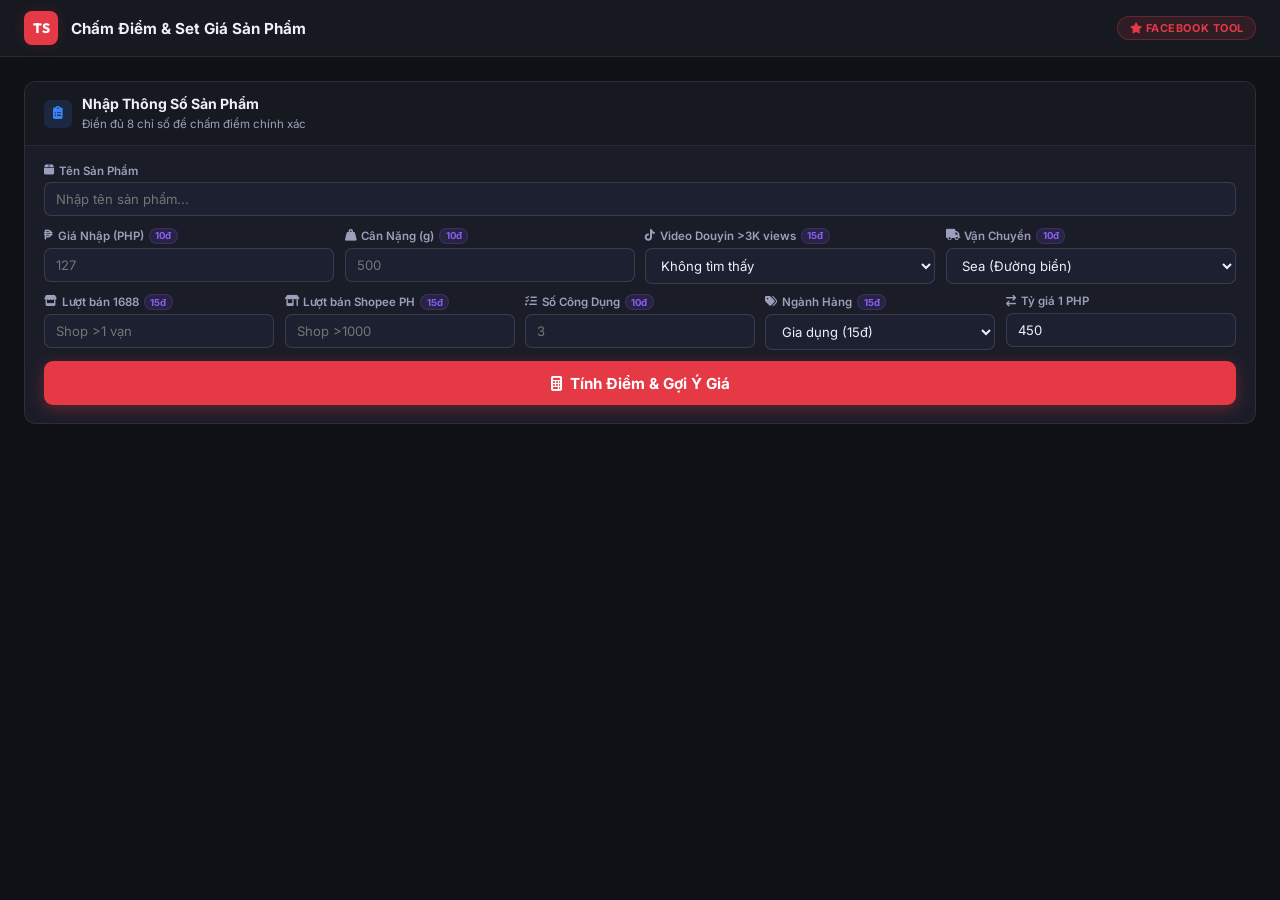
<file: product-scorer/index.html>
<!DOCTYPE html>
<html lang="vi">

<head>
    <meta charset="UTF-8">
    <meta name="viewport" content="width=device-width, initial-scale=1.0">
    <title>Chấm Điểm & Set Giá · TS Global</title>
    <link
        href="https://fonts.googleapis.com/css2?family=Inter:wght@300;400;500;600;700;800&family=Outfit:wght@600;700;800&family=JetBrains+Mono:wght@400;600&display=swap"
        rel="stylesheet">
    <link rel="stylesheet" href="https://cdnjs.cloudflare.com/ajax/libs/font-awesome/6.5.0/css/all.min.css">
    <style>
        :root {
            --primary: #e63946;
            --primary-dark: #c1121f;
            --primary-glow: rgba(230, 57, 70, 0.18);
            --bg: #0f1117;
            --bg2: #161920;
            --bg3: #1c2030;
            --card: #1a1d28;
            --card2: #20243a;
            --border: rgba(255, 255, 255, 0.08);
            --border2: rgba(255, 255, 255, 0.13);
            --text: #eef0f8;
            --text-sub: #9aa0bc;
            --text-muted: #5a6080;
            --success: #10b981;
            --warning: #f59e0b;
            --danger: #ef4444;
            --info: #3b82f6;
            --purple: #8b5cf6;
        }

        * {
            margin: 0;
            padding: 0;
            box-sizing: border-box;
        }

        body {
            font-family: 'Inter', sans-serif;
            background: var(--bg);
            color: var(--text);
            min-height: 100vh;
        }

        /* HEADER */
        .hdr {
            background: var(--bg2);
            border-bottom: 1px solid var(--border);
            padding: .7rem 1.5rem;
            display: flex;
            align-items: center;
            gap: .8rem;
            position: sticky;
            top: 0;
            z-index: 50;
        }

        .logo {
            width: 34px;
            height: 34px;
            background: var(--primary);
            border-radius: 8px;
            display: flex;
            align-items: center;
            justify-content: center;
            font-family: 'Outfit', sans-serif;
            font-weight: 800;
            font-size: .85rem;
            color: #fff;
            box-shadow: 0 0 14px var(--primary-glow);
        }

        .hdr h1 {
            font-size: .95rem;
            font-weight: 700;
        }

        .hdr-badge {
            margin-left: auto;
            background: rgba(230, 57, 70, 0.12);
            border: 1px solid rgba(230, 57, 70, 0.3);
            color: var(--primary);
            font-size: .68rem;
            font-weight: 700;
            padding: .25rem .7rem;
            border-radius: 20px;
            letter-spacing: .05em;
            text-transform: uppercase;
        }

        /* MAIN WRAP */
        .wrap {
            max-width: 1300px;
            margin: 0 auto;
            padding: 1.5rem;
            display: flex;
            flex-direction: column;
            gap: 1.2rem;
        }

        /* INPUT CARD */
        .input-card {
            background: var(--card);
            border: 1px solid var(--border);
            border-radius: 12px;
            overflow: hidden;
        }

        .card-hdr {
            padding: .8rem 1.2rem;
            border-bottom: 1px solid var(--border);
            background: var(--bg2);
            display: flex;
            align-items: center;
            gap: .6rem;
        }

        .card-hdr-icon {
            width: 28px;
            height: 28px;
            border-radius: 7px;
            display: flex;
            align-items: center;
            justify-content: center;
            font-size: .8rem;
        }

        .icon-blue {
            background: rgba(59, 130, 246, .15);
            color: var(--info);
        }

        .icon-purple {
            background: rgba(139, 92, 246, .15);
            color: var(--purple);
        }

        .icon-orange {
            background: rgba(245, 158, 11, .15);
            color: var(--warning);
        }

        .icon-green {
            background: rgba(16, 185, 129, .15);
            color: var(--success);
        }

        .card-hdr h3 {
            font-size: .88rem;
            font-weight: 700;
        }

        .card-hdr small {
            font-size: .72rem;
            color: var(--text-sub);
        }

        .card-body {
            padding: 1.1rem 1.2rem;
        }

        /* FORM GRID */
        .fg-name {
            display: grid;
            grid-template-columns: 1fr;
            margin-bottom: .75rem;
        }

        .fg-row {
            display: grid;
            grid-template-columns: repeat(4, 1fr);
            gap: .65rem;
            margin-bottom: .65rem;
        }

        .fg-row-5 {
            display: grid;
            grid-template-columns: repeat(5, 1fr);
            gap: .65rem;
            margin-bottom: .65rem;
        }

        .fg {
            display: flex;
            flex-direction: column;
            gap: .28rem;
        }

        .lbl {
            font-size: .72rem;
            font-weight: 600;
            color: var(--text-sub);
            display: flex;
            align-items: center;
            gap: .3rem;
        }

        .score-tag {
            background: rgba(139, 92, 246, .12);
            color: var(--purple);
            border: 1px solid rgba(139, 92, 246, .2);
            font-size: .6rem;
            padding: .08rem .35rem;
            border-radius: 10px;
            font-weight: 700;
        }

        .inp,
        .sel {
            background: var(--bg3);
            border: 1px solid var(--border2);
            border-radius: 7px;
            padding: .5rem .7rem;
            color: var(--text);
            font-size: .82rem;
            font-family: 'Inter', sans-serif;
            outline: none;
            transition: border-color .18s;
            width: 100%;
        }

        .inp:focus,
        .sel:focus {
            border-color: var(--primary);
            box-shadow: 0 0 0 2px var(--primary-glow);
        }

        .sel option {
            background: #1c2030;
        }

        /* BANNED BANNER */
        .banned {
            display: none;
            background: rgba(239, 68, 68, .1);
            border: 1px solid rgba(239, 68, 68, .3);
            border-radius: 7px;
            padding: .6rem .9rem;
            color: var(--danger);
            font-size: .82rem;
            font-weight: 600;
            align-items: center;
            gap: .5rem;
            margin-bottom: .5rem;
        }

        .banned.show {
            display: flex;
        }

        /* CALC BTN */
        .btn-calc {
            width: 100%;
            padding: .8rem;
            background: var(--primary);
            color: #fff;
            border: none;
            border-radius: 9px;
            font-size: .95rem;
            font-weight: 700;
            font-family: 'Inter', sans-serif;
            cursor: pointer;
            transition: all .2s;
            display: flex;
            align-items: center;
            justify-content: center;
            gap: .5rem;
            box-shadow: 0 4px 16px rgba(230, 57, 70, .35);
            margin-top: .2rem;
        }

        .btn-calc:hover {
            background: var(--primary-dark);
            transform: translateY(-1px);
            box-shadow: 0 6px 20px rgba(230, 57, 70, .45);
        }

        /* RESULTS GRID */
        .results {
            display: none;
            grid-template-columns: 1fr 1fr;
            gap: 1.2rem;
        }

        .results.show {
            display: grid;
        }

        /* GAUGE */
        .gauge-wrap {
            text-align: center;
            padding: 1.2rem .5rem .6rem;
        }

        .gauge-sub {
            font-size: .7rem;
            color: var(--text-muted);
            margin-bottom: .4rem;
        }

        .gauge-ring {
            position: relative;
            width: 160px;
            height: 80px;
            margin: 0 auto .4rem;
            overflow: hidden;
        }

        .gauge-ring svg {
            position: absolute;
            top: 0;
            left: 0;
        }

        .gauge-num {
            position: absolute;
            bottom: 0;
            left: 0;
            right: 0;
            text-align: center;
            font-family: 'Outfit', sans-serif;
            font-size: 2.2rem;
            font-weight: 800;
            line-height: 1;
        }

        .gauge-lbl {
            font-size: .82rem;
            font-weight: 700;
            margin-top: .2rem;
        }

        /* BREAKDOWN */
        .sec-lbl {
            font-size: .67rem;
            font-weight: 700;
            color: var(--text-muted);
            letter-spacing: .1em;
            text-transform: uppercase;
            margin-bottom: .6rem;
        }

        .bd-list {
            display: flex;
            flex-direction: column;
            gap: .45rem;
        }

        .bd-row {
            display: flex;
            align-items: center;
            gap: .6rem;
        }

        .bd-name {
            font-size: .74rem;
            color: var(--text-sub);
            width: 155px;
            flex-shrink: 0;
        }

        .bd-bar-wrap {
            flex: 1;
            height: 5px;
            background: var(--bg3);
            border-radius: 3px;
            overflow: hidden;
        }

        .bd-bar {
            height: 100%;
            border-radius: 3px;
            transition: width .8s cubic-bezier(.34, 1.56, .64, 1);
        }

        .bd-score {
            font-size: .74rem;
            font-weight: 700;
            width: 30px;
            text-align: right;
            flex-shrink: 0;
        }

        /* VERDICT */
        .verdict {
            border-radius: 9px;
            padding: .85rem;
            display: flex;
            align-items: flex-start;
            gap: .6rem;
        }

        .verdict-title {
            font-size: .88rem;
            font-weight: 700;
            margin-bottom: .2rem;
        }

        .verdict-desc {
            font-size: .77rem;
            line-height: 1.55;
            color: var(--text-sub);
        }

        /* PRICE */
        .price-big {
            font-family: 'Outfit', sans-serif;
            font-size: 1.9rem;
            font-weight: 800;
        }

        .price-range-bar {
            background: var(--bg3);
            border-radius: 7px;
            height: 8px;
            overflow: hidden;
            position: relative;
        }

        .price-range-fill {
            height: 100%;
            background: linear-gradient(90deg, var(--success), var(--warning));
            border-radius: 7px;
            transition: width .8s ease;
        }

        .price-range-lbl {
            display: flex;
            justify-content: space-between;
            font-size: .7rem;
            color: var(--text-muted);
            margin-top: .3rem;
        }

        .pt {
            width: 100%;
            border-collapse: collapse;
        }

        .pt td {
            padding: .4rem .2rem;
            font-size: .78rem;
            border-bottom: 1px solid var(--border);
        }

        .pt td:first-child {
            color: var(--text-sub);
        }

        .pt td:last-child {
            text-align: right;
            font-weight: 600;
        }

        .pt tr:last-child td {
            border-bottom: none;
        }

        /* TEMPLATE BOX */
        .template-box {
            background: var(--bg3);
            border: 1px solid var(--border2);
            border-radius: 9px;
            padding: .9rem 1rem;
            position: relative;
        }

        .template-text {
            font-family: 'JetBrains Mono', monospace;
            font-size: .78rem;
            line-height: 1.7;
            color: #e0e6ff;
            white-space: pre-wrap;
            word-break: break-word;
        }

        .copy-btn {
            position: absolute;
            top: .6rem;
            right: .6rem;
            background: rgba(59, 130, 246, .15);
            border: 1px solid rgba(59, 130, 246, .25);
            color: var(--info);
            font-size: .7rem;
            font-weight: 700;
            padding: .25rem .6rem;
            border-radius: 6px;
            cursor: pointer;
            transition: all .18s;
        }

        .copy-btn:hover {
            background: rgba(59, 130, 246, .3);
        }

        /* DIVIDER */
        .div {
            height: 1px;
            background: var(--border);
            margin: .7rem 0;
        }

        /* TIPS */
        .tips {
            display: flex;
            flex-direction: column;
            gap: .5rem;
        }

        .tip {
            display: flex;
            align-items: flex-start;
            gap: .5rem;
            font-size: .77rem;
            color: var(--text-sub);
            line-height: 1.5;
        }

        .tip i {
            color: var(--primary);
            margin-top: .1rem;
            flex-shrink: 0;
        }

        /* empty state */
        .empty {
            text-align: center;
            padding: 2rem .5rem;
            color: var(--text-muted);
        }

        .empty i {
            font-size: 1.8rem;
            opacity: .35;
            display: block;
            margin-bottom: .6rem;
        }

        .empty p {
            font-size: .82rem;
        }

        @keyframes slideIn {
            from {
                opacity: 0;
                transform: translateY(10px)
            }

            to {
                opacity: 1;
                transform: translateY(0)
            }
        }

        .results.show {
            animation: slideIn .3s ease;
        }
    </style>
</head>

<body>

    <div class="hdr">
        <div class="logo">TS</div>
        <h1>Chấm Điểm & Set Giá Sản Phẩm</h1>
        <div class="hdr-badge"><i class="fa-solid fa-star"></i> Facebook Tool</div>
    </div>

    <div class="wrap">

        <!-- INPUT CARD -->
        <div class="input-card">
            <div class="card-hdr">
                <div class="card-hdr-icon icon-blue"><i class="fa-solid fa-clipboard-list"></i></div>
                <div>
                    <h3>Nhập Thông Số Sản Phẩm</h3><small>Điền đủ 8 chỉ số để chấm điểm chính xác</small>
                </div>
            </div>
            <div class="card-body">

                <!-- Tên SP -->
                <div class="fg-name">
                    <div class="fg">
                        <label class="lbl"><i class="fa-solid fa-box"></i> Tên Sản Phẩm</label>
                        <input type="text" id="iName" class="inp" placeholder="Nhập tên sản phẩm...">
                    </div>
                </div>

                <!-- Row 1: 4 inputs -->
                <div class="fg-row">
                    <div class="fg">
                        <label class="lbl"><i class="fa-solid fa-peso-sign"></i> Giá Nhập (PHP) <span
                                class="score-tag">10đ</span></label>
                        <input type="number" id="iPrice" class="inp" placeholder="127">
                    </div>
                    <div class="fg">
                        <label class="lbl"><i class="fa-solid fa-weight-hanging"></i> Cân Nặng (g) <span
                                class="score-tag">10đ</span></label>
                        <input type="number" id="iWeight" class="inp" placeholder="500">
                    </div>
                    <div class="fg">
                        <label class="lbl"><i class="fa-brands fa-tiktok"></i> Video Douyin >3K views <span
                                class="score-tag">15đ</span></label>
                        <select id="iDouyin" class="sel">
                            <option value="none">Không tìm thấy</option>
                            <option value="few">1-3 video</option>
                            <option value="many">&gt;3 video &gt;3000 views</option>
                        </select>
                    </div>
                    <div class="fg">
                        <label class="lbl"><i class="fa-solid fa-truck"></i> Vận Chuyển <span
                                class="score-tag">10đ</span></label>
                        <select id="iShip" class="sel">
                            <option value="Sea">Sea (Đường biển)</option>
                            <option value="Air">Air (Hàng không)</option>
                            <option value="Local Sup">Local Sup (Địa phương)</option>
                        </select>
                    </div>
                </div>

                <!-- Row 2: 5 inputs -->
                <div class="fg-row-5">
                    <div class="fg">
                        <label class="lbl"><i class="fa-solid fa-store"></i> Lượt bán 1688 <span
                                class="score-tag">15đ</span></label>
                        <input type="number" id="i1688" class="inp" placeholder="Shop >1 vạn" min="0">
                    </div>
                    <div class="fg">
                        <label class="lbl"><i class="fa-solid fa-shop"></i> Lượt bán Shopee PH <span
                                class="score-tag">15đ</span></label>
                        <input type="number" id="iShopee" class="inp" placeholder="Shop >1000" min="0">
                    </div>
                    <div class="fg">
                        <label class="lbl"><i class="fa-solid fa-list-check"></i> Số Công Dụng <span
                                class="score-tag">10đ</span></label>
                        <input type="number" id="iUses" class="inp" placeholder="3" min="1" max="20">
                    </div>
                    <div class="fg">
                        <label class="lbl"><i class="fa-solid fa-tags"></i> Ngành Hàng <span
                                class="score-tag">15đ</span></label>
                        <select id="iCat" class="sel" onchange="checkBanned()">
                            <option value="Gia dụng">Gia dụng (15đ)</option>
                            <option value="Quà tặng">Quà tặng (10đ)</option>
                            <option value="Thời trang">Thời trang (8đ)</option>
                            <option value="Mẹ và bé">Mẹ & Bé (5đ)</option>
                            <option value="Sức khỏe">Sức khỏe (5đ)</option>
                            <option value="Điện tử">Điện tử (5đ)</option>
                            <option value="Thể thao">Thể thao (5đ)</option>
                            <option value="Hình săm">⛔ Hình Săm</option>
                            <option value="Thuốc lá">⛔ Thuốc Lá</option>
                            <option value="Trang sức">⛔ Trang Sức</option>
                            <option value="Đèn">⛔ Đèn</option>
                        </select>
                    </div>
                    <div class="fg">
                        <label class="lbl"><i class="fa-solid fa-arrow-right-arrow-left"></i> Tỷ giá 1 PHP</label>
                        <input type="number" id="iEx" class="inp" value="450" min="100">
                    </div>
                </div>

                <div class="banned" id="bannedBanner">
                    <i class="fa-solid fa-ban"></i> Ngành hàng <strong>&nbsp;bị cấm&nbsp;</strong> — không đủ điều kiện
                    đăng bán!
                </div>

                <button class="btn-calc" onclick="calculate()">
                    <i class="fa-solid fa-calculator"></i> Tính Điểm & Gợi Ý Giá
                </button>
            </div>
        </div>

        <!-- RESULTS (2 columns) -->
        <div class="results" id="results">

            <!-- LEFT: SCORE -->
            <div class="input-card">
                <div class="card-hdr">
                    <div class="card-hdr-icon icon-purple"><i class="fa-solid fa-star"></i></div>
                    <div>
                        <h3>Chấm Điểm Sản Phẩm</h3><small>Tổng điểm / 100</small>
                    </div>
                </div>
                <div class="card-body" style="padding:0.8rem 1.2rem;">

                    <div class="gauge-wrap">
                        <div class="gauge-sub">TỔNG ĐIỂM</div>
                        <div class="gauge-ring">
                            <svg width="160" height="80" viewBox="0 0 160 80">
                                <path d="M 10 80 A 70 70 0 0 1 150 80" fill="none" stroke="#1c2030" stroke-width="12"
                                    stroke-linecap="round" />
                                <path id="gaugeArc" d="M 10 80 A 70 70 0 0 1 150 80" fill="none" stroke="#8b5cf6"
                                    stroke-width="12" stroke-linecap="round" stroke-dasharray="220"
                                    stroke-dashoffset="220" style="transition:stroke-dashoffset 1s ease,stroke .5s" />
                            </svg>
                            <div class="gauge-num" id="gaugeNum">0</div>
                        </div>
                        <div class="gauge-lbl" id="gaugeLbl"></div>
                    </div>

                    <div class="div"></div>
                    <div class="sec-lbl">Chi tiết từng tiêu chí</div>
                    <div class="bd-list" id="bdList"></div>
                    <div class="div"></div>
                    <div class="verdict" id="verdictBox"></div>
                </div>
            </div>

            <!-- RIGHT: PRICE -->
            <div class="input-card">
                <div class="card-hdr">
                    <div class="card-hdr-icon icon-orange"><i class="fa-solid fa-tag"></i></div>
                    <div>
                        <h3>Gợi Ý Giá & Công Thức Bán</h3><small>Facebook Philippines</small>
                    </div>
                </div>
                <div class="card-body" style="padding:0.8rem 1.2rem;">

                    <div style="display:flex;gap:1.2rem;align-items:flex-end;margin-bottom:.7rem;">
                        <div>
                            <div class="sec-lbl">GIÁ GỢI Ý / PC</div>
                            <div class="price-big" id="pSuggest" style="color:var(--warning)">₱0</div>
                        </div>
                        <div style="flex:1">
                            <div class="price-range-bar">
                                <div class="price-range-fill" id="pRangeBar" style="width:0%"></div>
                            </div>
                            <div class="price-range-lbl">
                                <span id="pMin">Min</span><span id="pMax">Max</span>
                            </div>
                        </div>
                    </div>

                    <table class="pt" id="priceTable"></table>
                    <div class="div"></div>

                    <div style="margin-bottom:.5rem;">
                        <div class="sec-lbl">Tương Đương VND</div>
                        <div style="font-size:1.15rem;font-weight:800;color:var(--success)" id="pVND"></div>
                    </div>
                    <div class="div"></div>

                    <!-- PRICING TEMPLATE -->
                    <div class="sec-lbl">📋 Công Thức Đăng Bán Facebook</div>
                    <div class="template-box">
                        <button class="copy-btn" onclick="copyTemplate()"><i class="fa-solid fa-copy"></i> Copy</button>
                        <pre class="template-text" id="templateText">–</pre>
                    </div>

                    <div class="div"></div>
                    <div class="sec-lbl">Lời Khuyên</div>
                    <div class="tips" id="tips"></div>
                </div>
            </div>
        </div>

    </div>

    <script>
        // PRICING TEMPLATES: 100 entries, index 0=₱1 import … index 99=₱100 import
        // Hardcoded 1:1 from user's pricing sheet
        const T = (ep, txt) => ({ effectiveUnitPrice: ep, text: txt });
        const PRICING_TEMPLATES = [
/*₱1 */T(5.6, `Buy 30 only 169P + 100P shipping 🔥\nBuy 40 only 299P + 30P shipping 🔥\nBuy 60 only 399P + freeshipping 🔥\nBuy 80 only 499P + freeshipping 🔥\nBuy 100 only 599P + freeshipping 🔥`),
/*₱2 */T(14.1, `Buy 12 only 169P + 100P shipping 🔥\nBuy 20 only 299P + 30P shipping 🔥\nBuy 28 only 399P + freeshipping 🔥\nBuy 36 only 499P + freeshipping 🔥\nBuy 44 only 599P + freeshipping 🔥`),
/*₱3 */T(16.9, `Buy 10 only 169P + 100P shipping 🔥\nBuy 15 only 299P + 30P shipping 🔥\nBuy 20 only 399P + freeshipping 🔥\nBuy 25 only 499P + freeshipping 🔥\nBuy 30 only 599P + freeshipping 🔥`),
/*₱4 */T(33.8, `Buy 5 only 169P + 100P shipping 🔥\nBuy 9 only 299P + free shipping 🔥\nBuy 14 only 399P + freeshipping 🔥\nBuy 19 only 499P + freeshipping 🔥\nBuy 24 only 599P + freeshipping 🔥`),
/*₱5 */T(33.8, `Buy 5 only 169P + 100P shipping 🔥\nBuy 8 only 299P + 30P shipping 🔥\nBuy 11 only 399P + freeshipping 🔥\nBuy 14 only 499P + freeshipping 🔥\nBuy 17 only 599P + freeshipping 🔥`),
/*₱6 */T(33.8, `Buy 5 only 169P + 100P shipping 🔥\nBuy 8 only 299P + 30P shipping 🔥\nBuy 11 only 399P + freeshipping 🔥\nBuy 14 only 499P + freeshipping 🔥\nBuy 17 only 599P + freeshipping 🔥`),
/*₱7 */T(42.25, `Buy 4 only 169P + 100P shipping 🔥\nBuy 6 only 299P + 30P shipping 🔥\nBuy 9 only 399P + freeshipping 🔥\nBuy 11 only 499P + freeshipping 🔥\nBuy 14 only 599P + freeshipping 🔥`),
/*₱8 */T(42.25, `Buy 4 only 169P + 100P shipping 🔥\nBuy 6 only 299P + 30P shipping 🔥\nBuy 8 only 399P + freeshipping 🔥\nBuy 10 only 499P + freeshipping 🔥\nBuy 12 only 599P + freeshipping 🔥`),
/*₱9 */T(56.3, `Buy 3 only 169P + 100P shipping 🔥\nBuy 4 only 299P + freeshipping 🔥\nBuy 6 only 399P + freeshipping 🔥\nBuy 8 only 499P + freeshipping 🔥\nBuy 10 only 599P + freeshipping 🔥`),
/*₱10*/T(56.3, `Buy 3 only 169P + 100P shipping 🔥\nBuy 4 only 299P + free shipping 🔥\nBuy 6 only 399P + freeshipping 🔥\nBuy 8 only 499P + freeshipping 🔥\nBuy 10 only 599P + freeshipping 🔥`),
/*₱11*/T(56.3, `Buy 3 only 169P + 100P shipping 🔥\nBuy 4 only 299P + free shipping 🔥\nBuy 5 only 399P + freeshipping 🔥\nBuy 6 only 499P + freeshipping 🔥\nBuy 7 only 599P + freeshipping 🔥`),
/*₱12*/T(56.3, `Buy 3 only 169P + 100P shipping 🔥\nBuy 4 only 299P + free shipping 🔥\nBuy 5 only 399P + freeshipping 🔥\nBuy 6 only 499P + freeshipping 🔥\nBuy 7 only 599P + freeshipping 🔥`),
/*₱13*/T(84.5, `Buy 2 only 169P + 100P shipping 🔥\nBuy 3 only 299P + 30P shipping 🔥\nBuy 4 only 399P + freeshipping 🔥\nBuy 5 only 499P + freeshipping 🔥\nBuy 6 only 599P + freeshipping 🔥`),
/*₱14*/T(84.5, `Buy 2 only 169P + 100P shipping 🔥\nBuy 3 only 299P + 30P shipping 🔥\nBuy 4 only 399P + freeshipping 🔥\nBuy 5 only 499P + freeshipping 🔥\nBuy 6 only 599P + freeshipping 🔥`),
/*₱15*/T(84.5, `Buy 2 only 169P + 100P shipping 🔥\nBuy 3 only 299P + 30P shipping 🔥\nBuy 4 only 399P + freeshipping 🔥\nBuy 5 only 499P + freeshipping 🔥\nBuy 6 only 599P + freeshipping 🔥`),
/*₱16*/T(84.5, `Buy 2 only 169P + 100P shipping 🔥\nBuy 3 only 299P + 30P shipping 🔥\nBuy 4 only 399P + freeshipping 🔥\nBuy 5 only 499P + freeshipping 🔥\nBuy 6 only 599P + freeshipping 🔥`),
/*₱17*/T(84.5, `Buy 2 only 169P + 100P shipping 🔥\nBuy 3 only 299P + 30P shipping 🔥\nBuy 4 only 449P + freeshipping 🔥\nBuy 5 only 549P + freeshipping 🔥`),
/*₱18*/T(84.5, `Buy 2 only 169P + 100P shipping 🔥\nBuy 3 only 299P + 30P shipping 🔥\nBuy 4 only 449P + freeshipping 🔥\nBuy 5 only 549P + freeshipping 🔥`),
/*₱19*/T(89.5, `Buy 2 only 179P + 100P shipping 🔥\nBuy 3 only 359P + free shipping 🔥\nBuy 4 only 459P + freeshipping 🔥\nBuy 5 only 559P + freeshipping 🔥`),
/*₱20*/T(159, `Buy 1 only 159P + 100P shipping 🔥\nBuy 2 only 299P + free shipping 🔥\nBuy 3 only 399P + free shipping 🔥\nBuy 4 only 499P + freeshipping 🔥\nBuy 5 only 599P + freeshipping 🔥`),
/*₱21*/T(159, `Buy 1 only 159P + 100P shipping 🔥\nBuy 2 only 299P + free shipping 🔥\nBuy 3 only 399P + free shipping 🔥\nBuy 4 only 499P + freeshipping 🔥\nBuy 5 only 599P + freeshipping 🔥`),
/*₱22*/T(169, `Buy 1 only 169P + 100P shipping 🔥\nBuy 2 only 299P + 30P shipping 🔥\nBuy 3 only 399P + freeshipping 🔥\nBuy 4 only 499P + freeshipping 🔥`),
/*₱23*/T(169, `Buy 1 only 169P + 100P shipping 🔥\nBuy 2 only 299P + 30P shipping 🔥\nBuy 3 only 449P + freeshipping 🔥\nBuy 4 only 559P + freeshipping 🔥`),
/*₱24*/T(169, `Buy 1 only 169P + 100P shipping 🔥\nBuy 2 only 330P + free shipping 🔥\nBuy 3 only 440P + freeshipping 🔥\nBuy 4 only 550P + freeshipping 🔥`),
/*₱25*/T(169, `Buy 1 only 169P + 100P shipping 🔥\nBuy 2 only 330P + free shipping 🔥\nBuy 3 only 450P + freeshipping 🔥\nBuy 4 only 570P + freeshipping 🔥`),
/*₱26*/T(169, `Buy 1 only 169P + 100P shipping 🔥\nBuy 2 only 299P + 30P shipping 🔥\nBuy 3 only 499P + freeshipping 🔥\nBuy 4 only 599P + freeshipping 🔥`),
/*₱27*/T(169, `Buy 1 only 169P + 100P shipping 🔥\nBuy 2 only 299P + 30P shipping 🔥\nBuy 3 only 499P + freeshipping 🔥\nBuy 4 only 599P + freeshipping 🔥`),
/*₱28*/T(199, `Buy 1 only 199P + 70P shipping 🔥\nBuy 2 only 379P + free shipping 🔥\nBuy 3 only 549P + freeshipping 🔥\nBuy 4 only 649P + freeshipping 🔥`),
/*₱29*/T(199, `Buy 1 only 199P + 70P shipping 🔥\nBuy 2 only 399P + free shipping 🔥\nBuy 3 only 549P + freeshipping 🔥\nBuy 4 only 649P + freeshipping 🔥`),
/*₱30*/T(199, `Buy 1 only 199P + 70P shipping 🔥\nBuy 2 only 399P + free shipping 🔥\nBuy 3 only 549P + freeshipping 🔥\nBuy 4 only 649P + freeshipping 🔥`),
/*₱31*/T(199, `Buy 1 only 199P + 70P shipping 🔥\nBuy 2 only 399P + free shipping 🔥\nBuy 3 only 549P + freeshipping 🔥\nBuy 4 only 699P + freeshipping 🔥`),
/*₱32*/T(199, `Buy 1 only 199P + 70P shipping 🔥\nBuy 2 only 399P + free shipping 🔥\nBuy 3 only 550P + freeshipping 🔥\nBuy 4 only 750P + freeshipping 🔥`),
/*₱33*/T(199, `Buy 1 only 199P + 70P shipping 🔥\nBuy 2 only 399P + free shipping 🔥\nBuy 3 only 590P + freeshipping 🔥\nBuy 4 only 790P + freeshipping 🔥`),
/*₱34*/T(199, `Buy 1 only 199P + 70P shipping 🔥\nBuy 2 only 399P + 30P shipping 🔥\nBuy 3 only 590P + freeshipping 🔥\nBuy 4 only 790P + freeshipping 🔥`),
/*₱35*/T(199, `Buy 1 only 199P + 70P shipping 🔥\nBuy 2 only 399P + 30P shipping 🔥\nBuy 3 only 599P + freeshipping 🔥\nBuy 4 only 799P + freeshipping 🔥`),
/*₱36*/T(199, `Buy 1 only 199P + 70P shipping 🔥\nBuy 2 only 399P + 30P shipping 🔥\nBuy 3 only 599P + freeshipping 🔥\nBuy 4 only 799P + freeshipping 🔥`),
/*₱37*/T(229, `Buy 1 only 229P + 50P shipping 🔥\nBuy 2 only 449P + free shipping 🔥\nBuy 3 only 649P + freeshipping 🔥\nBuy 4 only 849P + freeshipping 🔥`),
/*₱38*/T(229, `Buy 1 only 229P + 50P shipping 🔥\nBuy 2 only 449P + free shipping 🔥\nBuy 3 only 649P + freeshipping 🔥\nBuy 4 only 849P + freeshipping 🔥`),
/*₱39*/T(249, `Buy 1 only 249P + 50P shipping 🔥\nBuy 2 only 499P + free shipping 🔥\nBuy 3 only 699P + freeshipping 🔥\nBuy 4 only 899P + freeshipping 🔥`),
/*₱40*/T(249, `Buy 1 only 249P + 50P shipping 🔥\nBuy 2 only 499P + free shipping 🔥\nBuy 3 only 699P + freeshipping 🔥\nBuy 4 only 899P + freeshipping 🔥`),
/*₱41*/T(249, `Buy 1 only 249P + 50P shipping 🔥\nBuy 2 only 499P + free shipping 🔥\nBuy 3 only 699P + freeshipping 🔥\nBuy 4 only 899P + freeshipping 🔥`),
/*₱42*/T(249, `Buy 1 only 249P + 50P shipping 🔥\nBuy 2 only 499P + free shipping 🔥\nBuy 3 only 699P + freeshipping 🔥\nBuy 4 only 899P + freeshipping 🔥`),
/*₱43*/T(249, `Buy 1 only 249P + 50P shipping 🔥\nBuy 2 only 490P + free shipping 🔥\nBuy 3 only 690P + freeshipping 🔥\nBuy 4 only 890P + freeshipping 🔥`),
/*₱44*/T(299, `Buy 1 only 299P + 30P shipping 🔥\nBuy 2 only 549P + free shipping 🔥\nBuy 3 only 749P + freeshipping 🔥\nBuy 4 only 949P + freeshipping 🔥`),
/*₱45*/T(299, `Buy 1 only 299P + 30P shipping 🔥\nBuy 2 only 549P + free shipping 🔥\nBuy 3 only 749P + freeshipping 🔥\nBuy 4 only 949P + freeshipping 🔥`),
/*₱46*/T(299, `Buy 1 only 299P + 50P shipping 🔥\nBuy 2 only 549P + free shipping 🔥\nBuy 3 only 749P + freeshipping 🔥`),
/*₱47*/T(299, `Buy 1 only 299P + 50P shipping 🔥\nBuy 2 only 550P + free shipping 🔥\nBuy 3 only 770P + freeshipping 🔥\nBuy 4 only 990P + freeshipping 🔥`),
/*₱48*/T(299, `Buy 1 only 299P + 50P shipping 🔥\nBuy 2 only 590P + free shipping 🔥\nBuy 3 only 790P + freeshipping 🔥`),
/*₱49*/T(299, `Buy 1 only 299P + 50P shipping 🔥\nBuy 2 only 590P + free shipping 🔥\nBuy 3 only 790P + freeshipping 🔥`),
/*₱50*/T(299, `Buy 1 only 299P + 50P shipping 🔥\nBuy 2 only 590P + free shipping 🔥\nBuy 3 only 790P + freeshipping 🔥\nBuy 4 only 990P + freeshipping 🔥`),
/*₱51*/T(299, `Buy 1 only 299P + 50P shipping 🔥\nBuy 2 only 590P + free shipping 🔥\nBuy 3 only 790P + freeshipping 🔥\nBuy 4 only 990P + freeshipping 🔥`),
/*₱52*/T(299, `Buy 1 only 299P + 50P shipping 🔥\nBuy 2 only 590P + free shipping 🔥\nBuy 3 only 790P + freeshipping 🔥`),
/*₱53*/T(339, `Buy 1 only 339P + 50P shipping 🔥\nBuy 2 only 650P + free shipping 🔥\nBuy 3 only 850P + freeshipping 🔥`),
/*₱54*/T(339, `Buy 1 only 339P + 50P shipping 🔥\nBuy 2 only 650P + free shipping 🔥\nBuy 3 only 850P + freeshipping 🔥`),
/*₱55*/T(299, `Buy 1 only 299P + 50P shipping 🔥\nBuy 2 only 650P + free shipping 🔥\nBuy 3 only 850P + freeshipping 🔥`),
/*₱56*/T(339, `Buy 1 only 339P + 50P shipping 🔥\nBuy 2 only 650P + free shipping 🔥\nBuy 3 only 850P + freeshipping 🔥`),
/*₱57*/T(349, `Buy 1 only 349P + 50P shipping 🔥\nBuy 2 only 690P + free shipping 🔥\nBuy 3 only 890P + freeshipping 🔥`),
/*₱58*/T(349, `Buy 1 only 349P + 50P shipping 🔥\nBuy 2 only 690P + free shipping 🔥\nBuy 3 only 890P + freeshipping 🔥`),
/*₱59*/T(349, `Buy 1 only 349P + 50P shipping 🔥\nBuy 2 only 690P + free shipping 🔥\nBuy 3 only 890P + freeshipping 🔥`),
/*₱60*/T(349, `Buy 1 only 349P + 50P shipping 🔥\nBuy 2 only 690P + free shipping 🔥\nBuy 3 only 890P + freeshipping 🔥`),
/*₱61*/T(349, `Buy 1 only 349P + 50P shipping 🔥\nBuy 2 only 690P + free shipping 🔥\nBuy 3 only 990P + freeshipping 🔥`),
/*₱62*/T(349, `Buy 1 only 349P + 50P shipping 🔥\nBuy 2 only 690P + free shipping 🔥\nBuy 3 only 990P + freeshipping 🔥`),
/*₱63*/T(349, `Buy 1 only 349P + 50P shipping 🔥\nBuy 2 only 699P + free shipping 🔥\nBuy 3 only 999P + freeshipping 🔥`),
/*₱64*/T(399, `Buy 1 only 399P + 50P shipping 🔥\nBuy 2 only 799P + free shipping 🔥\nBuy 3 only 999P + freeshipping 🔥`),
/*₱65*/T(399, `Buy 1 only 399P + 50P shipping 🔥\nBuy 2 only 799P + free shipping 🔥\nBuy 3 only 999P + freeshipping 🔥`),
/*₱66*/T(399, `Buy 1 only 399P + 50P shipping 🔥\nBuy 2 only 799P + free shipping 🔥\nBuy 3 only 999P + freeshipping 🔥`),
/*₱67*/T(399, `Buy 1 only 399P + 50P shipping 🔥\nBuy 2 only 799P + free shipping 🔥\nBuy 3 only 999P + freeshipping 🔥`),
/*₱68*/T(399, `Buy 1 only 399P + 50P shipping 🔥\nBuy 2 only 799P + free shipping 🔥\nBuy 3 only 999P + freeshipping 🔥`),
/*₱69*/T(399, `Buy 1 only 399P + 50P shipping 🔥\nBuy 2 only 799P + free shipping 🔥\nBuy 3 only 999P + freeshipping 🔥`),
/*₱70*/T(399, `Buy 1 only 399P + 50P shipping 🔥\nBuy 2 only 799P + free shipping 🔥\nBuy 3 only 1099P + freeshipping 🔥`),
/*₱71*/T(399, `Buy 1 only 399P + 50P shipping 🔥\nBuy 2 only 799P + free shipping 🔥\nBuy 3 only 1099P + freeshipping 🔥`),
/*₱72*/T(399, `Buy 1 only 399P + 50P shipping 🔥\nBuy 2 only 799P + free shipping 🔥\nBuy 3 only 1099P + freeshipping 🔥`),
/*₱73*/T(399, `Buy 1 only 399P + 50P shipping 🔥\nBuy 2 only 799P + free shipping 🔥\nBuy 3 only 1099P + freeshipping 🔥`),
/*₱74*/T(399, `Buy 1 only 399P + 50P shipping 🔥\nBuy 2 only 799P + free shipping 🔥\nBuy 3 only 1099P + freeshipping 🔥`),
/*₱75*/T(449, `Buy 1 only 449P + 50P shipping 🔥\nBuy 2 only 799P + free shipping 🔥`),
/*₱76*/T(449, `Buy 1 only 449P + 50P shipping 🔥\nBuy 2 only 799P + free shipping 🔥`),
/*₱77*/T(449, `Buy 1 only 449P + 50P shipping 🔥\nBuy 2 only 799P + free shipping 🔥`),
/*₱78*/T(449, `Buy 1 only 449P + 50P shipping 🔥\nBuy 2 only 799P + free shipping 🔥`),
/*₱79*/T(449, `Buy 1 only 449P + 50P shipping 🔥\nBuy 2 only 799P + free shipping 🔥`),
/*₱80*/T(449, `Buy 1 only 449P + 50P shipping 🔥\nBuy 2 only 849P + free shipping 🔥`),
/*₱81*/T(449, `Buy 1 only 449P + 50P shipping 🔥\nBuy 2 only 849P + free shipping 🔥`),
/*₱82*/T(449, `Buy 1 only 449P + 50P shipping 🔥\nBuy 2 only 849P + free shipping 🔥`),
/*₱83*/T(449, `Buy 1 only 449P + 50P shipping 🔥\nBuy 2 only 849P + free shipping 🔥`),
/*₱84*/T(449, `Buy 1 only 449P + 50P shipping 🔥\nBuy 2 only 899P + free shipping 🔥`),
/*₱85*/T(499, `Buy 1 only 499P + 50P shipping 🔥\nBuy 2 only 899P + free shipping 🔥`),
/*₱86*/T(499, `Buy 1 only 499P + 50P shipping 🔥\nBuy 2 only 899P + free shipping 🔥`),
/*₱87*/T(499, `Buy 1 only 499P + 50P shipping 🔥\nBuy 2 only 899P + free shipping 🔥`),
/*₱88*/T(499, `Buy 1 only 499P + 50P shipping 🔥\nBuy 2 only 899P + free shipping 🔥`),
/*₱89*/T(499, `Buy 1 only 499P + 50P shipping 🔥\nBuy 2 only 899P + free shipping 🔥`),
/*₱90*/T(499, `Buy 1 only 499P + 50P shipping 🔥\nBuy 2 only 899P + free shipping 🔥`),
/*₱91*/T(599, `Buy 1 only 599P + free shipping 🔥\nBuy 2 only 999P + free shipping 🔥`),
/*₱92*/T(599, `Buy 1 only 599P + free shipping 🔥\nBuy 2 only 999P + free shipping 🔥`),
/*₱93*/T(599, `Buy 1 only 599P + free shipping 🔥\nBuy 2 only 999P + free shipping 🔥`),
/*₱94*/T(599, `Buy 1 only 599P + free shipping 🔥\nBuy 2 only 999P + free shipping 🔥`),
/*₱95*/T(599, `Buy 1 only 599P + free shipping 🔥\nBuy 2 only 999P + free shipping 🔥`),
/*₱96*/T(599, `Buy 1 only 599P + free shipping 🔥\nBuy 2 only 999P + free shipping 🔥`),
/*₱97*/T(599, `Buy 1 only 599P + free shipping 🔥\nBuy 2 only 999P + free shipping 🔥`),
/*₱98*/T(599, `Buy 1 only 599P + free shipping 🔥\nBuy 2 only 999P + free shipping 🔥`),
/*₱99*/T(649, `Buy 1 only 649P + free shipping 🔥\nBuy 2 only 1049P + free shipping 🔥`),
/*₱100*/T(649, `Buy 1 only 649P + free shipping 🔥\nBuy 2 only 1049P + free shipping 🔥`),
        ];

        // Pick template: import ₱1 → index 0, ₱100 → index 99
        function pickTemplate(importPrice) {
            const idx = Math.min(Math.max(0, Math.round(importPrice) - 1), PRICING_TEMPLATES.length - 1);
            return PRICING_TEMPLATES[idx];
        }

        // Auto shorten product name to 2-3 meaningful words
        const STOP_WORDS = new Set(['a', 'an', 'the', 'of', 'for', 'to', 'in', 'on', 'at', 'by', 'with',
            'set', 'kit', 'pack', 'lot', 'pcs', 'pc', 'piece', 'pieces', 'buy', 'only']);
        function shortenName(name) {
            if (!name || name.trim() === '') return 'item';
            const words = name.trim().split(/\s+/);
            // Filter stop words, keep max 3 meaningful words
            const meaningful = words.filter(w => !STOP_WORDS.has(w.toLowerCase()));
            const picked = meaningful.slice(0, 3);
            if (picked.length === 0) return words.slice(0, 2).join(' ');
            // Title case
            return picked.map(w => w.charAt(0).toUpperCase() + w.slice(1).toLowerCase()).join(' ');
        }

        // Inject product short name into template text replacing the quantity number context
        // "Buy 30 only" → "Buy 30 [ShortName] only"
        function buildTemplateText(tmplText, shortName) {
            return tmplText.replace(/Buy (\d+) only/g, `Buy $1 ${shortName} only`);
        }

        // ===================== SCORING =====================
        const BANNED = ['Hình săm', 'Thuốc lá', 'Trang sức', 'Đèn'];
        const SHIP_COST_KG = { Sea: 8, Air: 18, 'Local Sup': 5 };

        function checkBanned() {
            document.getElementById('bannedBanner').classList.toggle('show', BANNED.includes(document.getElementById('iCat').value));
        }

        function sPrice(v) { return v <= 100 ? 10 : v <= 200 ? 8 : v <= 300 ? 6 : v <= 400 ? 4 : 2; }
        function sWeight(v) { return v <= 200 ? 10 : v <= 500 ? 8 : v <= 1000 ? 5 : 2; }
        function sDouyin(v) { return v === 'none' ? 0 : v === 'few' ? 5 : 15; }
        function sShip(v) { return v === 'Sea' ? 5 : v === 'Air' ? 7 : 10; }
        function sSales(v) { return v >= 5 ? 15 : v >= 3 ? 10 : v >= 1 ? 5 : 0; }
        function sUses(v) { return v >= 5 ? 10 : v >= 3 ? 7 : v >= 2 ? 5 : 2; }
        function sCat(v) { return v === 'Gia dụng' ? 15 : v === 'Quà tặng' ? 10 : v === 'Thời trang' ? 8 : 5; }

        function getColor(s) { return s >= 75 ? '#10b981' : s >= 55 ? '#f59e0b' : s >= 35 ? '#8b5cf6' : '#ef4444'; }
        function getVerdict(s) {
            if (s >= 75) return { e: '🚀', c: 'rgba(16,185,129,.1)', b: 'rgba(16,185,129,.25)', t: '#10b981', title: 'Tiềm Năng Cao!', desc: 'Điểm rất tốt. Nên nhập hàng và ưu tiên ngân sách quảng cáo.' };
            if (s >= 55) return { e: '👍', c: 'rgba(245,158,11,.1)', b: 'rgba(245,158,11,.25)', t: '#f59e0b', title: 'Khá Ổn', desc: 'Điểm trung bình khá. Thử nghiệm số lượng nhỏ trước.' };
            if (s >= 35) return { e: '⚠️', c: 'rgba(139,92,246,.1)', b: 'rgba(139,92,246,.25)', t: '#8b5cf6', title: 'Cần Cân Nhắc', desc: 'Điểm thấp — xem lại các tiêu chí yếu trước khi nhập.' };
            return { e: '❌', c: 'rgba(239,68,68,.1)', b: 'rgba(239,68,68,.25)', t: '#ef4444', title: 'Không Nên Nhập', desc: 'Điểm quá thấp — tìm sản phẩm khác thay thế.' };
        }

        function calculate() {
            const price = parseFloat(document.getElementById('iPrice').value) || 0;
            const weight = parseFloat(document.getElementById('iWeight').value) || 0;
            const douyin = document.getElementById('iDouyin').value;
            const ship = document.getElementById('iShip').value;
            const s1688 = parseInt(document.getElementById('i1688').value) || 0;
            const sShopee = parseInt(document.getElementById('iShopee').value) || 0;
            const uses = parseInt(document.getElementById('iUses').value) || 0;
            const cat = document.getElementById('iCat').value;
            const ex = parseFloat(document.getElementById('iEx').value) || 450;
            const productName = document.getElementById('iName').value.trim();
            const isBanned = BANNED.includes(cat);

            const sc = {
                price: isBanned ? 0 : sPrice(price),
                weight: isBanned ? 0 : sWeight(weight),
                douyin: isBanned ? 0 : sDouyin(douyin),
                ship: isBanned ? 0 : sShip(ship),
                s1688: isBanned ? 0 : sSales(s1688),
                shopee: isBanned ? 0 : sSales(sShopee),
                uses: isBanned ? 0 : sUses(uses),
                cat: isBanned ? 0 : sCat(cat)
            };
            const mx = { price: 10, weight: 10, douyin: 15, ship: 10, s1688: 15, shopee: 15, uses: 10, cat: 15 };
            const total = isBanned ? 0 : Object.values(sc).reduce((a, b) => a + b, 0);

            // COST BASE
            const wKg = Math.max(0.1, weight / 1000);
            const shipCost = wKg * (SHIP_COST_KG[ship] || 8);
            const base = price + shipCost;

            // PICK TEMPLATE based on the import price (price input field)
            const tmpl = pickTemplate(price);

            // DERIVE displayed price FROM template's effective unit price (actual sell price)
            const tmplUnitPrice = tmpl.effectiveUnitPrice;
            const actualMult = base > 0 ? (tmplUnitPrice / base).toFixed(2) : '–';
            const fee = tmplUnitPrice * 0.12;
            const profit = tmplUnitPrice - base - fee;
            const margin = tmplUnitPrice > 0 ? ((profit / tmplUnitPrice) * 100).toFixed(0) : 0;
            const pMin = Math.ceil(tmplUnitPrice * 0.88 / 5) * 5;
            const pMax = Math.ceil(tmplUnitPrice * 1.2 / 5) * 5;

            // Short product name for template
            const shortName = shortenName(productName);

            // === RENDER SCORE ===
            document.getElementById('results').classList.add('show');
            const color = getColor(total);
            const arc = document.getElementById('gaugeArc');
            arc.style.stroke = color;
            setTimeout(() => { arc.style.strokeDashoffset = 220 - (total / 100) * 220; }, 50);

            const numEl = document.getElementById('gaugeNum');
            numEl.style.color = color;
            let cur = 0;
            const timer = setInterval(() => { cur = Math.min(cur + 2, total); numEl.textContent = cur; if (cur >= total) clearInterval(timer); }, 20);

            const vd = getVerdict(total);
            document.getElementById('gaugeLbl').innerHTML = `<span style="color:${vd.t};font-weight:700">${vd.title}</span>`;

            const bdData = [
                { n: 'Giá Nhập (PHP)', s: sc.price, m: mx.price, c: '#3b82f6' },
                { n: 'Cân Nặng (g)', s: sc.weight, m: mx.weight, c: '#8b5cf6' },
                { n: 'Video Douyin', s: sc.douyin, m: mx.douyin, c: '#ec4899' },
                { n: 'Vận Chuyển', s: sc.ship, m: mx.ship, c: '#f59e0b' },
                { n: 'Lượt Bán 1688', s: sc.s1688, m: mx.s1688, c: '#10b981' },
                { n: 'Lượt Bán Shopee PH', s: sc.shopee, m: mx.shopee, c: '#10b981' },
                { n: 'Số Công Dụng', s: sc.uses, m: mx.uses, c: '#06b6d4' },
                { n: 'Ngành Hàng', s: sc.cat, m: mx.cat, c: '#e63946' }
            ];
            document.getElementById('bdList').innerHTML = bdData.map(d => `
        <div class="bd-row">
            <span class="bd-name">${d.n}</span>
            <div class="bd-bar-wrap"><div class="bd-bar" style="width:${(d.s / d.m * 100).toFixed(0)}%;background:${d.c}"></div></div>
            <span class="bd-score" style="color:${d.c}">${d.s}/${d.m}</span>
        </div>`).join('');

            const vb = document.getElementById('verdictBox');
            vb.style.background = vd.c; vb.style.border = `1px solid ${vd.b}`;
            vb.innerHTML = `<span style="font-size:1.2rem">${vd.e}</span><div><div class="verdict-title" style="color:${vd.t}">${vd.title}</div><div class="verdict-desc">${vd.desc}</div></div>`;

            // === RENDER PRICE (from template) ===
            document.getElementById('pSuggest').textContent = `₱${tmplUnitPrice.toLocaleString()}`;
            document.getElementById('pMin').textContent = `₱${pMin.toLocaleString()} (Thấp)`;
            document.getElementById('pMax').textContent = `₱${pMax.toLocaleString()} (Cao)`;
            document.getElementById('pRangeBar').style.width = '60%';
            document.getElementById('pVND').innerHTML = `${(tmplUnitPrice * ex).toLocaleString('vi-VN')} <span style="font-size:.8rem;font-weight:500;color:var(--text-sub)">VNĐ</span>`;

            document.getElementById('priceTable').innerHTML = `
        <tr><td>Giá nhập</td><td>₱${price.toFixed(0)}</td></tr>
        <tr><td>Ship/kg (${ship})</td><td>₱${shipCost.toFixed(1)}</td></tr>
        <tr><td>Giá vốn tổng</td><td><strong>₱${base.toFixed(1)}</strong></td></tr>
        <tr><td>Giá theo template (x${actualMult})</td><td>₱${tmplUnitPrice.toFixed(0)}</td></tr>
                <tr><td>Phí Facebook 12%</td><td style="color:var(--danger)">-₱${fee.toFixed(0)}</td></tr>
        <tr><td><strong>Lợi nhuận ước tính</strong></td><td style="color:${profit > 0 ? 'var(--success)' : 'var(--danger)'};font-weight:800">₱${profit.toFixed(0)} (~${margin}%)</td></tr>`;

            // Template with product name injected
            const finalTemplate = buildTemplateText(tmpl.text, shortName);
            document.getElementById('templateText').textContent = finalTemplate;

            // Tips
            const tips = [];
            if (sc.douyin === 0) tips.push('Tìm thêm video TikTok/Douyin về sản phẩm để xác nhận xu hướng.');
            if (ship === 'Air') tips.push('Air shipping tốn hơn Sea — giá bán cần bù đủ chi phí vận chuyển.');
            if (sc.shopee === 0) tips.push('Chưa có shop Facebook PH bán tốt — thị trường còn mở hoặc demand chưa rõ.');
            if (profit < 0) tips.push('⚠️ Lợi nhuận âm! Giá vốn quá cao cho template này — xém xét nghị phương thức ship rẻ hơn hoặc tìm hàng giá tốt hơn.');
            if (total >= 75) tips.push('Điểm cao — ưu tiên test nhỏ trước khi bulk order.');
            if (tips.length === 0) tips.push('Theo dõi đối thủ cùng ngành trên Facebook PH để điều chỉnh giá phù hợp.');
            tips.push(`Áp dụng công thức: ${tmpl.label} — tên gợi: "${shortName}"`);
            document.getElementById('tips').innerHTML = tips.map(t => `<div class="tip"><i class="fa-solid fa-lightbulb"></i><span>${t}</span></div>`).join('');

            // Scroll to results
            document.getElementById('results').scrollIntoView({ behavior: 'smooth', block: 'start' });
        }

        function copyTemplate() {
            const text = document.getElementById('templateText').textContent;
            navigator.clipboard.writeText(text).then(() => {
                const btn = document.querySelector('.copy-btn');
                btn.innerHTML = '<i class="fa-solid fa-check"></i> Copied!';
                btn.style.color = 'var(--success)';
                setTimeout(() => { btn.innerHTML = '<i class="fa-solid fa-copy"></i> Copy'; btn.style.color = ''; }, 2000);
            });
        }
    </script>
</body>

</html>
</file>
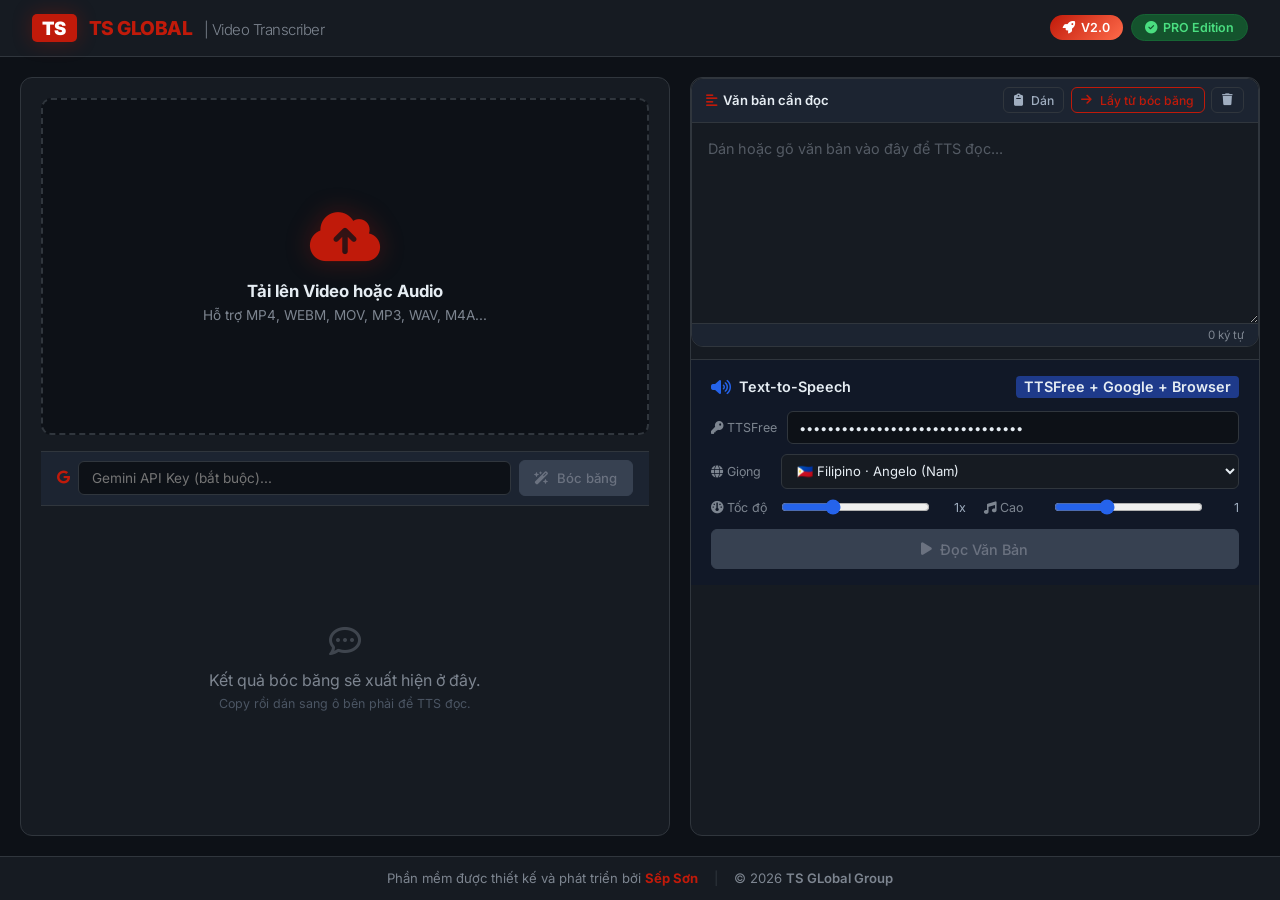
<file: video-transcriber/index.html>
<!DOCTYPE html>
<html lang="vi">

<head>
    <meta charset="UTF-8">
    <meta name="viewport" content="width=device-width, initial-scale=1.0">
    <title>TS Global | Video Transcriber V2</title>
    <link href="https://fonts.googleapis.com/css2?family=Inter:wght@300;400;500;600;700;800&display=swap"
        rel="stylesheet">
    <link rel="stylesheet" href="https://cdnjs.cloudflare.com/ajax/libs/font-awesome/6.4.0/css/all.min.css">

    <style>
        :root {
            --bg-color: #0d1117;
            --panel-bg: #161b22;
            --panel-bg2: #1c2431;
            --border-color: #30363d;
            --primary: #c01a0a;
            --primary-hover: #9e1508;
            --primary-glow: rgba(192, 26, 10, 0.3);
            --accent: #e05a47;
            --tts-color: #2563eb;
            --tts-hover: #1d4ed8;
            --tts-glow: rgba(37, 99, 235, 0.3);
            --green: #22c55e;
            --text-dark: #e6edf3;
            --text-muted: #7d8590;
            --text-sub: #a0aec0;
        }

        * {
            margin: 0;
            padding: 0;
            box-sizing: border-box;
            font-family: 'Inter', sans-serif;
        }

        body {
            background-color: var(--bg-color);
            color: var(--text-dark);
            height: 100vh;
            display: flex;
            flex-direction: column;
            overflow: hidden;
        }

        /* Navbar */
        .navbar {
            background: var(--panel-bg);
            padding: 0.85rem 2rem;
            border-bottom: 1px solid var(--border-color);
            display: flex;
            align-items: center;
            justify-content: space-between;
            z-index: 10;
        }

        .nav-brand {
            display: flex;
            align-items: center;
            gap: 0.75rem;
        }

        .logo-box {
            background: var(--primary);
            color: #fff;
            padding: 0.2rem 0.65rem;
            border-radius: 5px;
            font-weight: 900;
            font-size: 1.15rem;
            box-shadow: 0 0 20px var(--primary-glow);
        }

        .brand-name {
            font-size: 1.2rem;
            font-weight: 800;
            letter-spacing: -0.5px;
        }

        .brand-name span.red {
            color: var(--primary);
        }

        .brand-name span.sub {
            font-weight: 300;
            font-size: 0.78em;
            color: var(--text-muted);
            margin-left: 0.5rem;
        }

        .nav-badges {
            display: flex;
            gap: 0.5rem;
            align-items: center;
        }

        .badge {
            padding: 0.3rem 0.8rem;
            border-radius: 999px;
            font-size: 0.78rem;
            font-weight: 600;
            display: flex;
            align-items: center;
            gap: 0.4rem;
        }

        .badge-version {
            background: linear-gradient(135deg, var(--primary), #ff6b4a);
            color: white;
        }

        .badge-ready {
            background: #14532d;
            color: #4ade80;
            border: 1px solid #166534;
        }

        /* Main Container */
        .container {
            display: flex;
            flex: 1;
            overflow: hidden;
            padding: 1.25rem;
            gap: 1.25rem;
        }

        /* Left Panel */
        .left-panel {
            flex: 1;
            display: flex;
            flex-direction: column;
            gap: 1rem;
            background: var(--panel-bg);
            border: 1px solid var(--border-color);
            border-radius: 12px;
            padding: 1.25rem;
        }

        .upload-zone {
            border: 2px dashed var(--border-color);
            border-radius: 10px;
            padding: 2.5rem;
            text-align: center;
            cursor: pointer;
            transition: all 0.2s;
            display: flex;
            flex-direction: column;
            align-items: center;
            justify-content: center;
            background: var(--bg-color);
            flex: 1;
        }

        .upload-zone:hover {
            border-color: var(--primary);
            background: #111820;
        }

        .upload-zone i {
            font-size: 3.5rem;
            color: var(--primary);
            margin-bottom: 1rem;
            filter: drop-shadow(0 0 12px var(--primary-glow));
        }

        .upload-zone h3 {
            font-size: 1.05rem;
            margin-bottom: 0.4rem;
        }

        .upload-zone p {
            color: var(--text-muted);
            font-size: 0.85rem;
        }

        #fileInput {
            display: none;
        }

        .video-container {
            display: none;
            width: 100%;
            background: #000;
            border-radius: 10px;
            overflow: hidden;
            flex: 1;
            min-height: 200px;
        }

        video {
            width: 100%;
            height: 100%;
            object-fit: contain;
        }

        .controls {
            display: none;
            flex-direction: column;
            gap: 0.75rem;
        }

        .controls-row {
            display: flex;
            align-items: center;
            gap: 0.75rem;
        }

        select {
            flex: 1;
            padding: 0.65rem 0.9rem;
            border: 1px solid var(--border-color);
            border-radius: 6px;
            font-size: 0.9rem;
            outline: none;
            background: var(--panel-bg);
            color: var(--text-dark);
        }

        button {
            padding: 0.65rem 1rem;
            border: 1px solid var(--border-color);
            border-radius: 6px;
            font-size: 0.9rem;
            outline: none;
            cursor: pointer;
            font-weight: 500;
            display: flex;
            align-items: center;
            gap: 0.5rem;
            transition: all 0.2s;
        }

        .btn-primary {
            background: var(--primary);
            color: white;
            border-color: var(--primary);
        }

        .btn-primary:hover {
            background: var(--primary-hover);
            border-color: var(--primary-hover);
        }

        .btn-primary:disabled {
            background: #374151;
            border-color: #374151;
            color: #6b7280;
            cursor: not-allowed;
        }

        .btn-danger {
            background: transparent;
            color: #f87171;
            border-color: #f87171;
        }
        .btn-danger:hover {
            background: #7f1d1d;
            border-color: #ef4444;
            color: #fca5a5;
        }

        .btn-secondary {
            background: transparent;
            color: var(--text-sub);
            border-color: var(--border-color);
        }

        .btn-secondary:hover {
            border-color: var(--text-muted);
            color: var(--text-dark);
        }

        .progress-bar-container {
            width: 100%;
            height: 5px;
            background: var(--border-color);
            border-radius: 3px;
            overflow: hidden;
            display: none;
        }

        .progress-bar {
            height: 100%;
            background: linear-gradient(90deg, var(--primary), #ff6b4a);
            width: 0%;
            transition: width 0.4s ease;
        }

        .stats {
            font-size: 0.82rem;
            color: var(--text-muted);
            display: none;
        }

        /* Right Panel */
        .right-panel {
            width: 46%;
            background: var(--panel-bg);
            border: 1px solid var(--border-color);
            border-radius: 12px;
            display: flex;
            flex-direction: column;
            overflow: hidden;
        }

        .panel-header {
            padding: 1rem 1.25rem;
            border-bottom: 1px solid var(--border-color);
            background: var(--panel-bg2);
        }

        .panel-header-top {
            display: flex;
            justify-content: space-between;
            align-items: center;
            margin-bottom: 0.85rem;
        }

        .panel-header h2 {
            font-size: 1rem;
            font-weight: 600;
        }

        .api-key-row {
            display: flex;
            gap: 0.5rem;
            align-items: center;
        }

        .api-key-row input {
            flex: 1;
            padding: 0.5rem 0.8rem;
            border: 1px solid var(--border-color);
            border-radius: 6px;
            background: var(--bg-color);
            color: var(--text-dark);
            font-size: 0.85rem;
            outline: none;
        }

        .api-key-row input:focus {
            border-color: var(--primary);
        }

        .gemini-bar {
            display: flex;
            align-items: center;
            gap: 0.5rem;
            padding: 0.55rem 1rem;
            background: var(--panel-bg2);
            border-top: 1px solid var(--border-color);
            border-bottom: 1px solid var(--border-color);
            flex-shrink: 0;
        }

        /* TTS Panel */
        .tts-panel {
            border-top: 1px solid var(--border-color);
            background: #111827;
            padding: 1rem 1.25rem;
        }

        .tts-header {
            display: flex;
            align-items: center;
            gap: 0.5rem;
            margin-bottom: 0.85rem;
        }

        .tts-header i {
            color: var(--tts-color);
        }

        .tts-header span {
            font-size: 0.9rem;
            font-weight: 600;
            color: var(--text-dark);
        }

        .tts-badge {
            background: #1e3a8a;
            color: #93c5fd;
            padding: 0.15rem 0.5rem;
            border-radius: 4px;
            font-size: 0.7rem;
            font-weight: 700;
            margin-left: auto;
        }

        .tts-controls {
            display: flex;
            flex-direction: column;
            gap: 0.65rem;
        }

        .tts-row {
            display: flex;
            gap: 0.65rem;
            align-items: center;
        }

        .tts-row label {
            font-size: 0.78rem;
            color: var(--text-muted);
            white-space: nowrap;
            min-width: 60px;
        }

        .tts-row select {
            flex: 1;
            padding: 0.45rem 0.7rem;
            font-size: 0.82rem;
        }

        .tts-slider-container {
            display: flex;
            align-items: center;
            gap: 0.5rem;
            flex: 1;
        }

        .tts-slider-container input[type="range"] {
            flex: 1;
            accent-color: var(--tts-color);
        }

        .tts-slider-container span {
            font-size: 0.78rem;
            color: var(--text-sub);
            min-width: 28px;
            text-align: right;
        }

        .tts-action-row {
            display: flex;
            gap: 0.65rem;
            margin-top: 0.25rem;
        }

        .btn-tts {
            background: var(--tts-color);
            color: white;
            border-color: var(--tts-color);
            flex: 1;
            justify-content: center;
        }

        .btn-tts:hover {
            background: var(--tts-hover);
            border-color: var(--tts-hover);
        }

        .btn-tts:disabled {
            background: #374151;
            border-color: #374151;
            color: #6b7280;
            cursor: not-allowed;
        }

        .btn-tts-stop {
            background: transparent;
            color: #f87171;
            border-color: #f87171;
        }

        .btn-tts-stop:hover {
            background: #7f1d1d;
        }

        .btn-tts-stop.hidden {
            display: none;
        }

        .btn-tts-download {
            background: transparent;
            color: #4ade80;
            border-color: #4ade80;
            display: none;
        }

        .btn-tts-download:hover {
            background: #14532d;
        }

        .btn-tts-download.downloading {
            color: #86efac;
            border-color: #86efac;
            cursor: wait;
        }

        .tts-progress {
            height: 3px;
            background: var(--border-color);
            border-radius: 2px;
            overflow: hidden;
            display: none;
            margin-top: 0.25rem;
        }

        .tts-progress-bar {
            height: 100%;
            background: linear-gradient(90deg, var(--tts-color), #60a5fa);
            width: 0%;
            transition: width 0.3s;
        }

        .tts-status {
            font-size: 0.75rem;
            color: var(--tts-color);
            display: none;
            margin-top: 0.2rem;
        }

        /* Transcript */
        .transcript-container {
            flex: 1;
            padding: 1.25rem;
            overflow-y: auto;
            position: relative;
            min-height: 120px;
            scrollbar-width: thin;
            scrollbar-color: var(--border-color) transparent;
        }

        .transcript-container::-webkit-scrollbar {
            width: 5px;
        }

        .transcript-container::-webkit-scrollbar-thumb {
            background: var(--border-color);
            border-radius: 3px;
        }

        .transcript-line {
            padding: 0.7rem 0.9rem;
            border-radius: 8px;
            margin-bottom: 0.5rem;
            background: var(--panel-bg2);
            border: 1px solid var(--border-color);
            transition: background 0.2s;
        }

        .transcript-line:hover {
            background: #1f2d3d;
        }

        .ts-text {
            color: var(--text-dark);
            line-height: 1.6;
            font-size: 0.92rem;
            white-space: pre-wrap;
        }

        .empty-transcript {
            position: absolute;
            top: 50%;
            left: 50%;
            transform: translate(-50%, -50%);
            text-align: center;
            color: var(--text-muted);
        }

        .empty-transcript i {
            font-size: 2rem;
            margin-bottom: 0.8rem;
            opacity: 0.4;
        }

        /* ===== PASTE PANEL ===== */
        .paste-panel {
            display: flex;
            flex-direction: column;
            background: var(--panel-bg);
            border: 1px solid var(--border-color);
            border-radius: 12px;
            overflow: hidden;
            margin-bottom: 0.75rem;
        }

        .paste-panel-header {
            display: flex;
            justify-content: space-between;
            align-items: center;
            padding: 0.55rem 0.9rem;
            background: var(--panel-bg2);
            border-bottom: 1px solid var(--border-color);
            font-size: 0.82rem;
            font-weight: 600;
            color: var(--text-dark);
        }

        #ttsInputText {
            width: 100%;
            min-height: 200px;
            max-height: 45vh;
            padding: 0.9rem 1rem;
            background: var(--panel-bg);
            color: var(--text-dark);
            border: none;
            outline: none;
            resize: vertical;
            font-family: var(--font-main);
            font-size: 0.9rem;
            line-height: 1.65;
            box-sizing: border-box;
        }

        #ttsInputText::placeholder {
            color: var(--text-muted);
            opacity: 0.6;
        }

        .paste-char-count {
            padding: 0.25rem 0.9rem;
            font-size: 0.72rem;
            color: var(--text-muted);
            background: var(--panel-bg2);
            border-top: 1px solid var(--border-color);
            text-align: right;
        }

        /* Footer */
        footer {
            background: var(--panel-bg);
            border-top: 1px solid var(--border-color);
            padding: 0.85rem 2rem;
            text-align: center;
            color: var(--text-muted);
            font-size: 0.82rem;
            display: flex;
            align-items: center;
            justify-content: center;
            gap: 1rem;
        }

        .footer-brand {
            font-weight: 700;
            color: var(--primary);
        }

        /* Speaking animation */
        @keyframes pulse-ring {
            0% {
                transform: scale(1);
                opacity: 1;
            }

            100% {
                transform: scale(1.3);
                opacity: 0;
            }
        }

        .speaking-icon {
            display: inline-block;
            width: 8px;
            height: 8px;
            background: var(--tts-color);
            border-radius: 50%;
            margin-right: 4px;
            position: relative;
        }

        .speaking-icon::after {
            content: '';
            position: absolute;
            top: 0;
            left: 0;
            right: 0;
            bottom: 0;
            border-radius: 50%;
            background: var(--tts-color);
            animation: pulse-ring 1s ease-out infinite;
        }

        /* Responsive */
        @media (max-width: 800px) {
            .container {
                flex-direction: column;
            }

            .right-panel {
                width: 100%;
            }
        }
    </style>
</head>

<body>

    <div class="navbar">
        <div class="nav-brand">
            <div class="logo-box">TS</div>
            <div class="brand-name">
                <span class="red">TS GLOBAL</span>
                <span class="sub">| Video Transcriber</span>
            </div>
        </div>
        <div class="nav-badges">
            <span class="badge badge-version"><i class="fa-solid fa-rocket"></i> V2.0</span>
            <span class="badge badge-ready"><i class="fa-solid fa-circle-check"></i> PRO Edition</span>
        </div>
    </div>

    <div class="container">
        <!-- Left Panel -->
        <div class="left-panel">
            <div class="upload-zone" id="uploadZone" onclick="document.getElementById('fileInput').click()">
                <i class="fa-solid fa-cloud-arrow-up"></i>
                <h3>Tải lên Video hoặc Audio</h3>
                <p>Hỗ trợ MP4, WEBM, MOV, MP3, WAV, M4A...</p>
                <input type="file" id="fileInput" accept="video/*,audio/*">
            </div>

            <div class="video-container" id="videoContainer">
                <video id="mediaPlayer" controls></video>
            </div>

            <!-- Gemini API Key + Bóc băng (luôn hiển thị) -->
            <div class="gemini-bar">
                <div class="api-key-row" style="flex:1; margin:0; background:transparent; border:none; padding:0;">
                    <i class="fa-brands fa-google" style="color:var(--primary); font-size:0.85rem;"></i>
                    <input type="password" id="geminiApiKey" placeholder="Gemini API Key (bắt buộc)...">
                </div>
                <button class="btn-primary" id="btnProcess" disabled onclick="startProcessing()"
                    style="white-space:nowrap; flex-shrink:0; padding:0.55rem 0.9rem; font-size:0.82rem;">
                    <i class="fa-solid fa-wand-magic-sparkles"></i> Bóc băng
                </button>
                <button class="btn-danger" id="btnReset" onclick="resetAll()" 
                    style="display:none; white-space:nowrap; flex-shrink:0; padding:0.55rem 0.9rem; font-size:0.82rem;">
                    <i class="fa-solid fa-trash-can"></i> Xoá video
                </button>
            </div>

            <div class="controls" id="controls">
                <div class="controls-row">
                    <select id="languageSelect">
                        <option value="zh">🇨🇳 Tiếng Trung (Chinese)</option>
                        <option value="fil">🇵🇭 Tiếng Philippines</option>
                        <option value="en">🇬🇧 Tiếng Anh (English)</option>
                        <option value="vi">🇻🇳 Tiếng Việt (Vietnamese)</option>
                        <option value="ja">🇯🇵 Tiếng Nhật (Japanese)</option>
                        <option value="ko">🇰🇷 Tiếng Hàn (Korean)</option>
                    </select>
                    <select id="taskSelect">
                        <option value="transcribe">Chép lời (Giữ nguyên ngôn ngữ gốc)</option>
                        <option value="translate_vi">Dịch → Tiếng Việt</option>
                        <option value="translate_en">Dịch → Tiếng Anh</option>
                        <option value="translate_fil">Dịch → Tiếng Philippines</option>
                    </select>
                </div>
                <div class="progress-bar-container" id="progressBarContainer">
                    <div class="progress-bar" id="progressBar"></div>
                </div>
                <div class="stats" id="statsDisplay">Chuẩn bị xử lý...</div>
            </div>

            <!-- Transcript Output -->
            <div class="transcript-container" id="transcriptBox" style="flex:1; min-height:120px;">
                <div class="empty-transcript" id="emptyTranscript">
                    <i class="fa-regular fa-comment-dots"></i>
                    <p>Kết quả bóc băng sẽ xuất hiện ở đây.</p>
                    <p style="font-size:0.78rem; margin-top:0.4rem; color:#4b5563;">Copy rồi dán sang ô bên phải để TTS
                        đọc.</p>
                </div>
            </div>
        </div>

        <!-- Right Panel: Paste text + TTS -->
        <div class="right-panel">

            <!-- Textarea dán/gõ text -->
            <div class="paste-panel">
                <div class="paste-panel-header">
                    <span><i class="fa-solid fa-align-left" style="color:var(--primary);"></i>&nbsp; Văn bản cần
                        đọc</span>
                    <div style="display:flex; gap:0.4rem;">
                        <button class="btn-secondary" style="padding:0.28rem 0.6rem; font-size:0.76rem;"
                            onclick="pasteFromClipboard()" title="Dán từ clipboard">
                            <i class="fa-solid fa-clipboard"></i> Dán
                        </button>
                        <button class="btn-secondary"
                            style="padding:0.28rem 0.6rem; font-size:0.76rem; color:var(--primary); border-color:var(--primary);"
                            onclick="copyTranscriptToTTS()" title="Copy kết quả bóc băng vào đây">
                            <i class="fa-solid fa-arrow-right"></i> Lấy từ bóc băng
                        </button>
                        <button class="btn-secondary" style="padding:0.28rem 0.6rem; font-size:0.76rem;"
                            onclick="clearTTSText()" title="Xóa">
                            <i class="fa-solid fa-trash"></i>
                        </button>
                    </div>
                </div>
                <textarea id="ttsInputText" placeholder="Dán hoặc gõ văn bản vào đây để TTS đọc..."></textarea>
                <div class="paste-char-count" id="pasteCharCount">0 ký tự</div>
            </div>

            <!-- ===== TTS PANEL ===== -->
            <div class="tts-panel">
                <div class="tts-header">
                    <i class="fa-solid fa-volume-high"></i>
                    <span>Text-to-Speech</span>
                    <span class="tts-badge">TTSFree + Google + Browser</span>
                </div>

                <div class="tts-controls">
                    <div class="tts-row" id="voiceRssKeyRow">
                        <label><i class="fa-solid fa-key"></i> TTSFree</label>
                        <input type="password" id="voiceRssKey" placeholder="TTSFree.com API Key..."
                            style="flex:1; padding:0.45rem 0.7rem; border:1px solid var(--border-color); border-radius:6px; background:var(--bg-color); color:var(--text-dark); font-size:0.82rem; outline:none;">
                    </div>
                    <div class="tts-row">
                        <label><i class="fa-solid fa-globe"></i> Giọng</label>
                        <select id="voiceSelect">
                            <option value="">⏳ Đang tải danh sách giọng...</option>
                        </select>
                    </div>

                    <div class="tts-row">
                        <label><i class="fa-solid fa-gauge"></i> Tốc độ</label>
                        <div class="tts-slider-container">
                            <input type="range" id="ttsRate" min="0.5" max="2" step="0.1" value="1"
                                oninput="document.getElementById('rateVal').innerText = this.value + 'x'">
                            <span id="rateVal">1x</span>
                        </div>
                        <label style="margin-left:0.5rem;"><i class="fa-solid fa-music"></i> Cao</label>
                        <div class="tts-slider-container">
                            <input type="range" id="ttsPitch" min="0.5" max="2" step="0.1" value="1"
                                oninput="document.getElementById('pitchVal').innerText = this.value">
                            <span id="pitchVal">1</span>
                        </div>
                    </div>

                    <div class="tts-action-row">
                        <button class="btn-tts" id="btnTTS" onclick="speakTranscript()" disabled>
                            <i class="fa-solid fa-play"></i> Đọc Văn Bản
                        </button>
                        <button class="btn-tts-stop hidden" id="btnTTSStop" onclick="stopSpeaking()">
                            <i class="fa-solid fa-stop"></i> Dừng
                        </button>
                        <button class="btn-secondary" id="btnTTSPause" onclick="pauseResumeSpeaking()"
                            style="display:none; padding:0.65rem 0.9rem;">
                            <i class="fa-solid fa-pause" id="pauseIcon"></i>
                        </button>
                        <button class="btn-tts-download" id="btnTTSDownload" onclick="downloadTTSAudio()"
                            title="Tải về file audio">
                            <i class="fa-solid fa-download"></i> Tải MP3
                        </button>
                    </div>

                    <div class="tts-progress" id="ttsProgress">
                        <div class="tts-progress-bar" id="ttsProgressBar"></div>
                    </div>
                    <div class="tts-status" id="ttsStatus">
                        <span class="speaking-icon"></span> Đang đọc...
                    </div>
                </div>
            </div>
            <!-- ===== END TTS PANEL ===== -->
        </div>
    </div>

    <footer>
        <div>Phần mềm được thiết kế và phát triển bởi <span class="footer-brand">Sếp Sơn</span></div>
        <div style="color: var(--border-color)">|</div>
        <div>&copy; 2026 <span style="font-weight: 600;">TS GLobal Group</span></div>
    </footer>

    <script>
        // ========== ELEMENTS ==========
        const uploadZone = document.getElementById('uploadZone');
        const fileInput = document.getElementById('fileInput');
        const videoContainer = document.getElementById('videoContainer');
        const mediaPlayer = document.getElementById('mediaPlayer');
        const controls = document.getElementById('controls');
        const btnProcess = document.getElementById('btnProcess');
        const progressBarContainer = document.getElementById('progressBarContainer');
        const progressBar = document.getElementById('progressBar');
        const statsDisplay = document.getElementById('statsDisplay');
        const transcriptBox = document.getElementById('transcriptBox');
        const emptyTranscript = document.getElementById('emptyTranscript');

        let processing = false;
        let currentFile = null;
        let fileUri = null;
        let transcriptText = ''; // kết quả bóc băng từ Gemini (lưu để dùng btn "Lấy từ bóc băng")

        // ===== TEXTAREA PASTE PANEL HELPERS =====
        function onTTSTextInput(val) {
            const len = val.length;
            document.getElementById('pasteCharCount').textContent = len + ' ký tự';
            document.getElementById('btnTTS').disabled = (len === 0);
        }

        document.addEventListener('DOMContentLoaded', () => {
            document.getElementById('ttsInputText').addEventListener('input', function () {
                onTTSTextInput(this.value);
            });
        });

        window.pasteFromClipboard = async function () {
            try {
                const text = await navigator.clipboard.readText();
                const ta = document.getElementById('ttsInputText');
                ta.value = text;
                onTTSTextInput(text);
            } catch (e) {
                alert('Không thể đọc clipboard. Hãy dán thủ công bằng Ctrl+V.');
            }
        };

        window.clearTTSText = function () {
            const ta = document.getElementById('ttsInputText');
            ta.value = '';
            onTTSTextInput('');
            stopSpeaking();
        };

        window.copyTranscriptToTTS = function () {
            if (!transcriptText) { alert('Chưa có kết quả bóc băng. Hãy bóc băng video trước.'); return; }
            const ta = document.getElementById('ttsInputText');
            ta.value = transcriptText;
            onTTSTextInput(transcriptText);
            ta.scrollIntoView({ behavior: 'smooth' });
        };

        // ========== INIT ==========
        document.addEventListener('DOMContentLoaded', () => {
            const savedKey = localStorage.getItem('gemini_api_key');
            if (savedKey) document.getElementById('geminiApiKey').value = savedKey;
            initTTS();
        });

        // ========== FILE UPLOAD ==========
        fileInput.addEventListener('change', async (e) => {
            const file = e.target.files[0];
            if (!file) return;
            currentFile = file;

            uploadZone.style.display = 'none';
            videoContainer.style.display = 'block';
            controls.style.display = 'flex';
            statsDisplay.style.display = 'block';
            statsDisplay.innerText = `✅ Đã tải: ${file.name} (${(file.size / 1024 / 1024).toFixed(2)} MB). Nhấn "Bắt đầu Bóc băng".`;
            btnProcess.disabled = false;
            document.getElementById('btnReset').style.display = 'flex';

            mediaPlayer.src = URL.createObjectURL(file);
        });

        uploadZone.addEventListener('dragover', (e) => {
            e.preventDefault();
            uploadZone.style.borderColor = 'var(--primary)';
        });
        uploadZone.addEventListener('dragleave', () => {
            uploadZone.style.borderColor = 'var(--border-color)';
        });
        uploadZone.addEventListener('drop', (e) => {
            e.preventDefault();
            uploadZone.style.borderColor = 'var(--border-color)';
            if (e.dataTransfer.files.length) {
                fileInput.files = e.dataTransfer.files;
                fileInput.dispatchEvent(new Event('change'));
            }
        });

        // ========== TRANSCRIBE ==========
        function addTranscriptLine(text) {
            transcriptText = text;
            emptyTranscript.style.display = 'none';

            const div = document.createElement('div');
            div.className = 'transcript-line';
            const textSpan = document.createElement('div');
            textSpan.className = 'ts-text';
            textSpan.innerText = text;
            div.appendChild(textSpan);
            transcriptBox.appendChild(div);
            transcriptBox.scrollTop = transcriptBox.scrollHeight;

            // Enable TTS when text is ready
            document.getElementById('btnTTS').disabled = false;
        }

        window.startProcessing = async function () {
            if (!currentFile) { alert("Vui lòng tải lên một video hoặc audio!"); return; }

            const apiKey = document.getElementById('geminiApiKey').value.trim();
            if (!apiKey) { alert("Vui lòng nhập Gemini API Key!"); return; }
            localStorage.setItem('gemini_api_key', apiKey);

            if (processing) return;
            processing = true;

            // Reset
            transcriptText = '';
            document.getElementById('btnTTS').disabled = true;
            btnProcess.disabled = true;
            btnProcess.innerHTML = '<i class="fa-solid fa-spinner fa-spin"></i> Đang xử lý...';
            progressBarContainer.style.display = 'block';
            progressBar.style.width = '8%';
            statsDisplay.style.display = 'block';
            emptyTranscript.style.display = 'none';
            transcriptBox.innerHTML = '';
            transcriptBox.appendChild(emptyTranscript);
            emptyTranscript.style.display = 'block';

            try {
                // Step 1: Upload
                statsDisplay.innerText = '📤 Bước 1/3: Đang tải Video lên Gemini Cloud...';
                const fileMime = currentFile.type || 'video/mp4';
                const uploadRes = await fetch(`https://generativelanguage.googleapis.com/upload/v1beta/files?key=${apiKey}`, {
                    method: 'POST',
                    headers: {
                        'X-Goog-Upload-Protocol': 'raw',
                        'X-Goog-Upload-Command': 'upload',
                        'X-Goog-Upload-File-Data-Length': currentFile.size,
                        'X-Goog-Upload-Header-Content-Type': fileMime,
                        'Content-Type': fileMime
                    },
                    body: currentFile
                });

                if (!uploadRes.ok) throw new Error("Lỗi khi tải video lên Gemini API.");
                const uploadData = await uploadRes.json();
                fileUri = uploadData.file.uri;
                const fileName = uploadData.file.name;

                progressBar.style.width = '40%';
                statsDisplay.innerText = '⚙️ Bước 2/3: AI đang phân tích video...';

                // Step 2: Poll status
                let isReady = false;
                while (!isReady) {
                    await new Promise(r => setTimeout(r, 3000));
                    const statusRes = await fetch(`https://generativelanguage.googleapis.com/v1beta/${fileName}?key=${apiKey}`);
                    const statusData = await statusRes.json();
                    if (statusData.state === 'ACTIVE') isReady = true;
                    else if (statusData.state === 'FAILED') throw new Error("Gemini API không thể đọc video này.");
                }

                progressBar.style.width = '70%';
                statsDisplay.innerText = '🔤 Bước 3/3: Đang nhận diện và chuyển văn bản...';

                // Step 3: Generate
                const language = document.getElementById('languageSelect').selectedOptions[0].text;
                const task = document.getElementById('taskSelect').value;

                let prompt = '';
                if (task === 'transcribe') {
                    prompt = `Lắng nghe và viết toàn bộ lời nói, chữ xuất hiện trong video. Ngôn ngữ nguồn: ${language}. Trả về văn bản thô, chia đoạn hợp lý. Không thêm giải thích.`;
                } else if (task === 'translate_en') {
                    prompt = `Dịch toàn bộ nội dung video sang tiếng Anh. Ngôn ngữ nguồn: ${language}. Trả về văn bản thô, chia đoạn hợp lý. Không thêm giải thích.`;
                } else if (task === 'translate_vi') {
                    prompt = `Dịch toàn bộ nội dung video sang tiếng Việt. Ngôn ngữ nguồn: ${language}. Trả về văn bản thô, chia đoạn hợp lý. Không thêm giải thích.`;
                } else if (task === 'translate_fil') {
                    prompt = `Translate all spoken content in this video into Filipino (Tagalog). Source language: ${language}. Return plain text only, with natural paragraph breaks. Do not add any explanations or notes.`;
                }

                const generateRes = await fetch(`https://generativelanguage.googleapis.com/v1beta/models/gemini-2.5-flash:generateContent?key=${apiKey}`, {
                    method: 'POST',
                    headers: { 'Content-Type': 'application/json' },
                    body: JSON.stringify({
                        contents: [{
                            parts: [
                                { file_data: { file_uri: fileUri, mime_type: fileMime } },
                                { text: prompt }
                            ]
                        }]
                    })
                });

                if (!generateRes.ok) {
                    const errorData = await generateRes.json();
                    throw new Error(errorData.error?.message || "Lỗi Generate API.");
                }

                const generateData = await generateRes.json();
                const resultText = generateData.candidates[0].content.parts[0].text;

                progressBar.style.width = '100%';
                statsDisplay.innerText = '✅ Hoàn thành! Bạn có thể Copy hoặc nhấn "Đọc Văn Bản" để nghe.';

                emptyTranscript.style.display = 'none';
                addTranscriptLine(resultText);

                // Show reset button
                document.getElementById('btnReset').style.display = 'flex';

            } catch (err) {
                console.error(err);
                statsDisplay.innerText = '❌ Lỗi: ' + err.message;
                alert('Lỗi: ' + err.message);
            } finally {
                btnProcess.disabled = false;
                btnProcess.innerHTML = '<i class="fa-solid fa-wand-magic-sparkles"></i> Bắt đầu Bóc băng';
                processing = false;
            }
        };

        window.copyTranscript = function () {
            if (!transcriptText) { alert('Chưa có text để copy!'); return; }
            navigator.clipboard.writeText(transcriptText).then(() => {
                alert('✅ Đã copy bản transcript!');
            });
        };

        window.resetAll = function () {
            // Stop any playing media
            mediaPlayer.pause();
            mediaPlayer.removeAttribute('src');
            mediaPlayer.load();

            // Reset state
            currentFile = null;
            fileUri = null;
            transcriptText = '';
            processing = false;

            // Reset UI - show upload zone, hide video
            uploadZone.style.display = '';
            videoContainer.style.display = 'none';
            controls.style.display = 'none';
            progressBarContainer.style.display = 'none';
            progressBar.style.width = '0%';
            statsDisplay.style.display = 'none';
            statsDisplay.innerText = '';

            // Reset transcript
            transcriptBox.innerHTML = '';
            transcriptBox.appendChild(emptyTranscript);
            emptyTranscript.style.display = '';

            // Reset buttons
            btnProcess.disabled = true;
            btnProcess.innerHTML = '<i class="fa-solid fa-wand-magic-sparkles"></i> Bóc băng';
            document.getElementById('btnReset').style.display = 'none';
            document.getElementById('btnTTS').disabled = true;

            // Reset file input so same file can be re-selected
            fileInput.value = '';

            // Stop TTS if playing
            stopSpeaking();
        };

        // ========== TEXT-TO-SPEECH ENGINE ==========
        let synth = window.speechSynthesis;
        let currentUtterance = null;
        let voices = [];
        let isSpeaking = false;
        let isPaused = false;
        let lastVoiceMode = ''; // track last used mode for download

        // ----  CONSTANTS ----
        const GOOGLE_TTS_MODE = 'GOOGLE_TTS_FIL';
        const VOICERSS_PREFIX = 'VRS:';

        // TTSFree Voice list (voiceID = exact ID from ttsfree.com/api/v1/voice, servicebin engine)
        const VOICERSS_VOICES = [
            // === ƯUTIÊN: Ngôn ngữ Châu Á ===
            { label: '🇵🇭 Filipino · Angelo (Nam)', voiceID: 'fil-PH' },
            { label: '�� Filipino · Blessica (Nữ)', voiceID: 'fil-PH2' },
            { label: '�🇳 Tiếng Việt · HoaiMy (Nữ)', voiceID: 'vi-VN' },
            { label: '�🇳 Tiếng Việt · NamMinh (Nam)', voiceID: 'vi-VN2' },
            { label: '🇨🇳 中文 普通话 · Xiaoxiao (Nữ)', voiceID: 'zh-CN' },
            { label: '�� 中文 普通话 · Yunxi (Nam)', voiceID: 'zh-CN4' },
            { label: '�� 中文 普通话 · Yunyang (Nam)', voiceID: 'zh-CN6' },
            { label: '�� 粵語 HongKong · HiuGaai (Nữ)', voiceID: 'zh-HK' },
            { label: '�� 粵語 HongKong · WanLung (Nam)', voiceID: 'zh-HK3' },
            { label: '�� 中文 Taiwan · HsiaoChen (Nữ)', voiceID: 'zh-TW' },
            { label: '�� 日本語 · Nanami (Nữ)', voiceID: 'ja-JP2' },
            { label: '�� 日本語 · Keita (Nam)', voiceID: 'ja-JP' },
            { label: '�� 한국어 · SunHi (Nữ)', voiceID: 'ko-KR2' },
            { label: '�� 한국어 · InJoon (Nam)', voiceID: 'ko-KR' },
            { label: '�� ภาษาไทย · Premwadee (Nữ)', voiceID: 'th-TH2' },
            { label: '�� Bahasa Indonesia · Gadis (Nữ)', voiceID: 'id-ID2' },
            { label: '�� Bahasa Melayu · Yasmin (Nữ)', voiceID: 'ms-MY2' },
            { label: '�� हिन्दी · Swara (Nữ)', voiceID: 'hi-IN2' },
            // === English ===
            { label: '�� English US · Aria (Nữ)', voiceID: 'en-US' },
            { label: '�� English US · Jenny (Nữ)', voiceID: 'en-US6' },
            { label: '�� English US · Guy (Nam)', voiceID: 'en-US5' },
            { label: '🇺🇸 English US · Christopher (Nam)', voiceID: 'en-US3' },
            { label: '🇬🇧 English UK · Libby (Nữ)', voiceID: 'en-GB' },
            { label: '�� English UK · Ryan (Nam)', voiceID: 'en-GB3' },
            { label: '�� English Australia · Natasha (Nữ)', voiceID: 'en-AU' },
            { label: '�� English India · Neerja (Nữ)', voiceID: 'en-IN' },
            { label: '�� English Philippines · Rosa (Nữ)', voiceID: 'en-PH2' },
            // === Châu Âu ===
            { label: '🇫🇷 Français · Denise (Nữ)', voiceID: 'fr-FR' },
            { label: '�� Français · Henri (Nam)', voiceID: 'fr-FR3' },
            { label: '🇩🇪 Deutsch · Amala (Nữ)', voiceID: 'de-DE' },
            { label: '�� Deutsch · Conrad (Nam)', voiceID: 'de-DE2' },
            { label: '�� Español España · Elvira (Nữ)', voiceID: 'es-ES2' },
            { label: '�� Español México · Dalia (Nữ)', voiceID: 'es-MX' },
            { label: '�� Português Brasil · Francisca (Nữ)', voiceID: 'pt-BR2' },
            { label: '�� Русский · Svetlana (Nữ)', voiceID: 'ru-RU2' },
            { label: '🇮🇹 Italiano · Elsa (Nữ)', voiceID: 'it-IT2' },
            { label: '🇳� Nederlands · Colette (Nữ)', voiceID: 'nl-NL' },
            { label: '🇵🇱 Polski · Zofia (Nữ)', voiceID: 'pl-PL2' },
            { label: '�� Svenska · Sofie (Nữ)', voiceID: 'sv-SE2' },
            { label: '🇹🇷 Türkçe · Emel (Nữ)', voiceID: 'tr-TR2' },
            { label: '�� Ελληνικά · Athina (Nữ)', voiceID: 'el-GR' },
            // === Trung Đông & Khác ===
            { label: '�� العربية · Zariyah (Nữ)', voiceID: 'ar-SA2' },
            { label: '🇮� עברית · Hila (Nữ)', voiceID: 'he-IL2' },
            { label: '�� Українська · Polina (Nữ)', voiceID: 'uk-UA2' },
        ];

        // Google TTS state
        let gttsAudio = null;
        let gttsChunkIndex = 0;

        // VoiceRSS state
        let vrsAudio = null;

        const DEFAULT_VRS_KEY = 'B50uZJ81UhWGLrlwkPXxvqtKyTw7bqTa';

        function initTTS() {
            // Load saved TTSFree key (or use default)
            const savedKey = localStorage.getItem('ttsfree_api_key') || DEFAULT_VRS_KEY;
            document.getElementById('voiceRssKey').value = savedKey;

            function loadVoices() {
                voices = synth.getVoices();
                populateVoiceList();
            }
            loadVoices();
            if (synth.onvoiceschanged !== undefined) synth.onvoiceschanged = loadVoices;
        }

        function populateVoiceList() {
            const voiceSelect = document.getElementById('voiceSelect');
            voiceSelect.innerHTML = '';

            // ── Group 1: TTSFree voices ──
            const grp1 = document.createElement('optgroup');
            grp1.label = '🎤 TTSFree API (140+ ngôn ngữ, AI Neural, Tải MP3)';
            VOICERSS_VOICES.forEach((vr) => {
                const opt = document.createElement('option');
                opt.value = VOICERSS_PREFIX + vr.voiceID;
                opt.text = vr.label;
                grp1.appendChild(opt);
            });
            voiceSelect.appendChild(grp1);

            // ── Group 2: Google Translate TTS ──
            const grp2 = document.createElement('optgroup');
            grp2.label = '🌐 Google Translate TTS (Miễn phí)';
            const filOpt = document.createElement('option');
            filOpt.value = GOOGLE_TTS_MODE;
            filOpt.text = '🇵🇭 Filipino / Tagalog';
            grp2.appendChild(filOpt);
            voiceSelect.appendChild(grp2);

            // ── Group 3: Browser voices ──
            if (voices.length > 0) {
                const grp3 = document.createElement('optgroup');
                grp3.label = '🖥️ Giọng trình duyệt (Browser)';
                const langOrder = ['vi', 'zh', 'en', 'ja', 'ko'];
                const prioritized = [], others = [];
                voices.forEach((voice, i) => {
                    const lc = voice.lang.toLowerCase().split('-')[0];
                    (langOrder.includes(lc) ? prioritized : others).push({ voice, i });
                });
                prioritized.sort((a, b) =>
                    langOrder.indexOf(a.voice.lang.toLowerCase().split('-')[0]) -
                    langOrder.indexOf(b.voice.lang.toLowerCase().split('-')[0])
                );
                [...prioritized, ...others].forEach(({ voice, i }) => {
                    const opt = document.createElement('option');
                    opt.value = i;
                    opt.text = `${voice.name} (${voice.lang})${voice.default ? ' ★' : ''}`;
                    grp3.appendChild(opt);
                });
                voiceSelect.appendChild(grp3);
            }

            // Default: first TTSFree = Filipino Angelo
            voiceSelect.value = VOICERSS_PREFIX + 'fil-PH';
        }

        // ---- Shared text chunker ----
        function chunkText(text, maxLen) {
            const sentences = text.split(/(?<=[.!?\n。！？，,])/g);
            const chunks = [];
            let current = '';
            for (const s of sentences) {
                const t = s.trim();
                if (!t) continue;
                if ((current + ' ' + t).trim().length <= maxLen) {
                    current = (current + ' ' + t).trim();
                } else {
                    if (current) chunks.push(current);
                    if (t.length > maxLen) {
                        const words = t.split(/\s+/);
                        let part = '';
                        for (const w of words) {
                            if ((part + ' ' + w).trim().length <= maxLen) { part = (part + ' ' + w).trim(); }
                            else { if (part) chunks.push(part); part = w; }
                        }
                        if (part) chunks.push(part);
                        current = '';
                    } else { current = t; }
                }
            }
            if (current) chunks.push(current);
            return chunks.filter(c => c.trim().length > 0);
        }

        // ---- TTSFree.com API helpers ----
        function parseTTSF(val) {
            // val format: 'VRS:fil-PH' -> voiceID = 'fil-PH'
            return { voiceID: val.replace(VOICERSS_PREFIX, '') };
        }

        async function ttsFreeRequest(text, voiceID, key, speed) {
            // speed slider: 0.5-2 -> TTSFree voiceSpeed: -5 to 5 (0=normal)
            const voiceSpeed = Math.round((speed - 1) * 5).toString();
            const res = await fetch('https://ttsfree.com/api/v1/tts', {
                method: 'POST',
                headers: { 'Content-Type': 'application/json', 'apikey': key },
                body: JSON.stringify({ text, voiceService: 'servicebin', voiceID, voiceSpeed })
            });
            const data = await res.json();
            if (data.status !== 'success') throw new Error(data.mess || 'TTSFree error');
            // Decode base64 to blob URL
            const binary = atob(data.audioData);
            const bytes = new Uint8Array(binary.length);
            for (let i = 0; i < binary.length; i++) bytes[i] = binary.charCodeAt(i);
            return URL.createObjectURL(new Blob([bytes], { type: 'audio/mpeg' }));
        }

        async function playTTSFreeChunks(chunks, voiceID, key, speed, index = 0) {
            if (!isSpeaking || index >= chunks.length) {
                if (isSpeaking) onTTSDone();
                return;
            }
            const chunkBase = Math.round((index / chunks.length) * 100);
            const chunkEnd = Math.round(((index + 1) / chunks.length) * 100);
            document.getElementById('ttsStatus').innerHTML =
                `<span class="speaking-icon"></span> Đang xử lý ${index + 1}/${chunks.length}...`;

            try {
                const blobUrl = await ttsFreeRequest(chunks[index], voiceID, key, speed);
                if (!isSpeaking) { URL.revokeObjectURL(blobUrl); return; }

                vrsAudio = new Audio(blobUrl);
                vrsAudio.playbackRate = Math.min(speed, 4);

                // Realtime progress bar
                vrsAudio.ontimeupdate = () => {
                    if (vrsAudio.duration) {
                        const within = (vrsAudio.currentTime / vrsAudio.duration) * (chunkEnd - chunkBase);
                        document.getElementById('ttsProgressBar').style.width = (chunkBase + within) + '%';
                    }
                };
                document.getElementById('ttsStatus').innerHTML =
                    `<span class="speaking-icon"></span> Đang đọc ${index + 1}/${chunks.length}...`;

                vrsAudio.onended = () => {
                    URL.revokeObjectURL(blobUrl);
                    if (isSpeaking) playTTSFreeChunks(chunks, voiceID, key, speed, index + 1);
                };
                vrsAudio.onerror = () => {
                    URL.revokeObjectURL(blobUrl);
                    if (isSpeaking) playTTSFreeChunks(chunks, voiceID, key, speed, index + 1);
                };
                await vrsAudio.play();
            } catch (err) {
                console.error('TTSFree error:', err);
                if (isSpeaking) playTTSFreeChunks(chunks, voiceID, key, speed, index + 1);
            }
        }

        // ---- Google Translate TTS helpers ----
        function googleTTSUrl(text, lang, speed) {
            const ttsspeed = speed <= 0.8 ? '0.24' : '1';
            return `https://translate.googleapis.com/translate_tts?ie=UTF-8&q=${encodeURIComponent(text)}&tl=${lang}&client=gtx&ttsspeed=${ttsspeed}`;
        }

        function playGoogleTTSChunks(chunks, lang, speed, index = 0) {
            if (!isSpeaking || index >= chunks.length) {
                if (isSpeaking) onTTSDone();
                return;
            }
            gttsChunkIndex = index;
            document.getElementById('ttsProgressBar').style.width = Math.round((index / chunks.length) * 100) + '%';
            gttsAudio = new Audio(googleTTSUrl(chunks[index], lang, speed));
            gttsAudio.playbackRate = Math.min(speed, 4);
            gttsAudio.onended = () => { if (isSpeaking) playGoogleTTSChunks(chunks, lang, speed, index + 1); };
            gttsAudio.onerror = () => { if (isSpeaking) playGoogleTTSChunks(chunks, lang, speed, index + 1); };
            gttsAudio.play().catch(() => onTTSDone());
        }

        window.speakTranscript = function () {
            const ttsText = document.getElementById('ttsInputText').value.trim();
            if (!ttsText) {
                alert('Chưa có văn bản! Hãy dán text vào ô phía trên hoặc lấy kết quả bóc băng.');
                return;
            }

            stopSpeaking(); // Stop any existing speech

            const rate = parseFloat(document.getElementById('ttsRate').value);
            const pitch = parseFloat(document.getElementById('ttsPitch').value);
            const voiceIndex = document.getElementById('voiceSelect').value;

            // Show controls
            isSpeaking = true;
            isPaused = false;
            document.getElementById('btnTTS').style.display = 'none';
            document.getElementById('btnTTSStop').classList.remove('hidden');
            document.getElementById('ttsProgress').style.display = 'block';
            document.getElementById('ttsStatus').style.display = 'block';
            document.getElementById('ttsStatus').innerHTML = '<span class="speaking-icon"></span> Đang đọc...';

            // ---- ROUTE: TTSFree API ----
            if (voiceIndex.startsWith(VOICERSS_PREFIX)) {
                lastVoiceMode = 'VOICERSS';
                const ttsKey = document.getElementById('voiceRssKey').value.trim();
                if (!ttsKey) {
                    isSpeaking = false; onTTSDone();
                    alert('⚠️ Vui lòng nhập API Key TTSFree.com vào ô phía trên!');
                    return;
                }
                localStorage.setItem('ttsfree_api_key', ttsKey);
                const { voiceID } = parseTTSF(voiceIndex);
                document.getElementById('btnTTSPause').style.display = 'none';
                document.getElementById('btnTTSDownload').style.display = 'none';
                const chunks = chunkText(ttsText, 350);
                if (chunks.length === 0) { onTTSDone(); return; }
                playTTSFreeChunks(chunks, voiceID, ttsKey, rate, 0);
                return;
            }

            // ---- ROUTE: Google Translate TTS (Filipino) ----
            if (voiceIndex === GOOGLE_TTS_MODE) {
                lastVoiceMode = GOOGLE_TTS_MODE;
                document.getElementById('btnTTSPause').style.display = 'none';
                document.getElementById('btnTTSDownload').style.display = 'none';
                const chunks = chunkText(ttsText, 180);
                gttsChunkIndex = 0;
                if (chunks.length === 0) { onTTSDone(); return; }
                playGoogleTTSChunks(chunks, 'tl', rate, 0);
                return;
            }

            // ---- ROUTE: Web Speech API ----
            lastVoiceMode = 'WEB_SPEECH';
            document.getElementById('btnTTSPause').style.display = 'flex';
            document.getElementById('btnTTSDownload').style.display = 'none';

            currentUtterance = new SpeechSynthesisUtterance(ttsText);
            currentUtterance.rate = rate;
            currentUtterance.pitch = pitch;
            currentUtterance.volume = 1;

            if (voiceIndex !== '' && voices[voiceIndex]) {
                currentUtterance.voice = voices[parseInt(voiceIndex)];
                currentUtterance.lang = voices[parseInt(voiceIndex)].lang;
            }

            currentUtterance.onstart = () => { animateTTSProgress(); };
            currentUtterance.onend = () => { onTTSDone(); };
            currentUtterance.onerror = (e) => { console.error('TTS error:', e); onTTSDone(); };
            currentUtterance.onboundary = (e) => {
                if (e.name === 'word' && ttsText.length > 0) {
                    const pct = Math.min(100, Math.round((e.charIndex / ttsText.length) * 100));
                    document.getElementById('ttsProgressBar').style.width = pct + '%';
                }
            };

            synth.speak(currentUtterance);
        };

        function animateTTSProgress() {
            // Fallback animation if onboundary not fired
            let pct = 0;
            const interval = setInterval(() => {
                if (!isSpeaking || isPaused) { clearInterval(interval); return; }
                if (!synth.speaking) { clearInterval(interval); return; }
                pct = Math.min(pct + 0.3, 95);
                const currentBar = document.getElementById('ttsProgressBar');
                // Only animate if progress wasn't set by onboundary
                if (parseFloat(currentBar.style.width) < pct) {
                    currentBar.style.width = pct + '%';
                }
            }, 300);
        }

        function onTTSDone() {
            isSpeaking = false;
            isPaused = false;
            document.getElementById('btnTTS').style.display = 'flex';
            const ttsHasText = document.getElementById('ttsInputText').value.trim().length > 0;
            document.getElementById('btnTTS').disabled = !ttsHasText;
            document.getElementById('btnTTSStop').classList.add('hidden');
            document.getElementById('btnTTSPause').style.display = 'none';
            document.getElementById('ttsProgress').style.display = 'none';
            document.getElementById('ttsProgressBar').style.width = '0%';
            document.getElementById('pauseIcon').className = 'fa-solid fa-pause';

            const dlBtn = document.getElementById('btnTTSDownload');
            const statusEl = document.getElementById('ttsStatus');
            if (transcriptText) {
                const canDownload = (lastVoiceMode === 'VOICERSS' || lastVoiceMode === GOOGLE_TTS_MODE);
                dlBtn.style.display = canDownload ? 'flex' : 'none';
                statusEl.style.display = 'block';
                statusEl.innerHTML = canDownload
                    ? '<i class="fa-solid fa-circle-check" style="color:#4ade80"></i> Hoàn thành! Nhấn <b>Tải MP3</b> để lưu file.'
                    : '<i class="fa-solid fa-circle-check" style="color:#4ade80"></i> Hoàn thành! (Giọng trình duyệt không hỗ trợ tải file)';
            } else {
                dlBtn.style.display = 'none';
                statusEl.style.display = 'none';
            }
        }

        window.stopSpeaking = function () {
            synth.cancel();
            [gttsAudio, vrsAudio].forEach(a => { if (a) { a.pause(); a.src = ''; } });
            gttsAudio = null; vrsAudio = null;
            isSpeaking = false;
            onTTSDone();
        };

        window.pauseResumeSpeaking = function () {
            if (!isSpeaking) return;

            if (!isPaused) {
                synth.pause();
                isPaused = true;
                document.getElementById('pauseIcon').className = 'fa-solid fa-play';
                document.getElementById('ttsStatus').innerHTML = '<i class="fa-solid fa-pause"></i> Đã tạm dừng';
            } else {
                synth.resume();
                isPaused = false;
                document.getElementById('pauseIcon').className = 'fa-solid fa-pause';
                document.getElementById('ttsStatus').innerHTML = '<span class="speaking-icon"></span> Đang đọc...';
            }
        };

        // ========== DOWNLOAD TTS AUDIO ==========
        window.downloadTTSAudio = async function () {
            const curText = document.getElementById('ttsInputText').value.trim();
            if (!curText) { alert('Chưa có văn bản để tải!'); return; }

            const dlBtn = document.getElementById('btnTTSDownload');
            dlBtn.classList.add('downloading');
            dlBtn.innerHTML = '<i class="fa-solid fa-spinner fa-spin"></i> Đang tải...';
            dlBtn.disabled = true;

            try {
                const rate = parseFloat(document.getElementById('ttsRate').value);
                const voiceIndex = document.getElementById('voiceSelect').value;
                const ttsKey = document.getElementById('voiceRssKey').value.trim();
                let chunks, filename;
                let fetchFn;

                if (lastVoiceMode === 'VOICERSS') {
                    if (!ttsKey) throw new Error('Chưa nhập API Key TTSFree!');
                    const { voiceID } = parseTTSF(voiceIndex);
                    chunks = chunkText(curText, 350);
                    filename = `tts_${voiceID}.mp3`;
                    fetchFn = async (text, idx) => {
                        dlBtn.innerHTML = `<i class="fa-solid fa-spinner fa-spin"></i> ${idx + 1}/${chunks.length}...`;
                        return await ttsFreeRequest(text, voiceID, ttsKey, rate);
                    };
                } else if (lastVoiceMode === GOOGLE_TTS_MODE) {
                    chunks = chunkText(curText, 180);
                    filename = 'tts_filipino.mp3';
                    fetchFn = async (text, idx) => {
                        dlBtn.innerHTML = `<i class="fa-solid fa-spinner fa-spin"></i> ${idx + 1}/${chunks.length}...`;
                        const url = googleTTSUrl(text, 'tl', rate);
                        const res = await fetch(url);
                        if (!res.ok) throw new Error(`Chunk ${idx + 1} lỗi`);
                        return URL.createObjectURL(await res.blob());
                    };
                } else {
                    throw new Error('Chỉ hỗ trợ tải cho TTSFree và Google TTS.');
                }

                if (chunks.length === 0) throw new Error('Không có nội dung.');

                const blobs = [];
                for (let i = 0; i < chunks.length; i++) {
                    const blobUrl = await fetchFn(chunks[i], i);
                    const res2 = await fetch(blobUrl);
                    blobs.push(await res2.blob());
                    URL.revokeObjectURL(blobUrl);
                }

                const combined = new Blob(blobs, { type: 'audio/mpeg' });
                const a = document.createElement('a');
                a.href = URL.createObjectURL(combined);
                a.download = filename;
                document.body.appendChild(a); a.click(); document.body.removeChild(a);
                setTimeout(() => URL.revokeObjectURL(a.href), 5000);

                document.getElementById('ttsStatus').innerHTML = '<i class="fa-solid fa-circle-check" style="color:#4ade80"></i> Đã tải file MP3 thành công!';

            } catch (err) {
                console.error(err);
                alert('❌ Lỗi: ' + err.message);
            } finally {
                dlBtn.classList.remove('downloading');
                dlBtn.innerHTML = '<i class="fa-solid fa-download"></i> Tải MP3';
                dlBtn.disabled = false;
            }
        };

    </script>
</body>

</html>
</file>
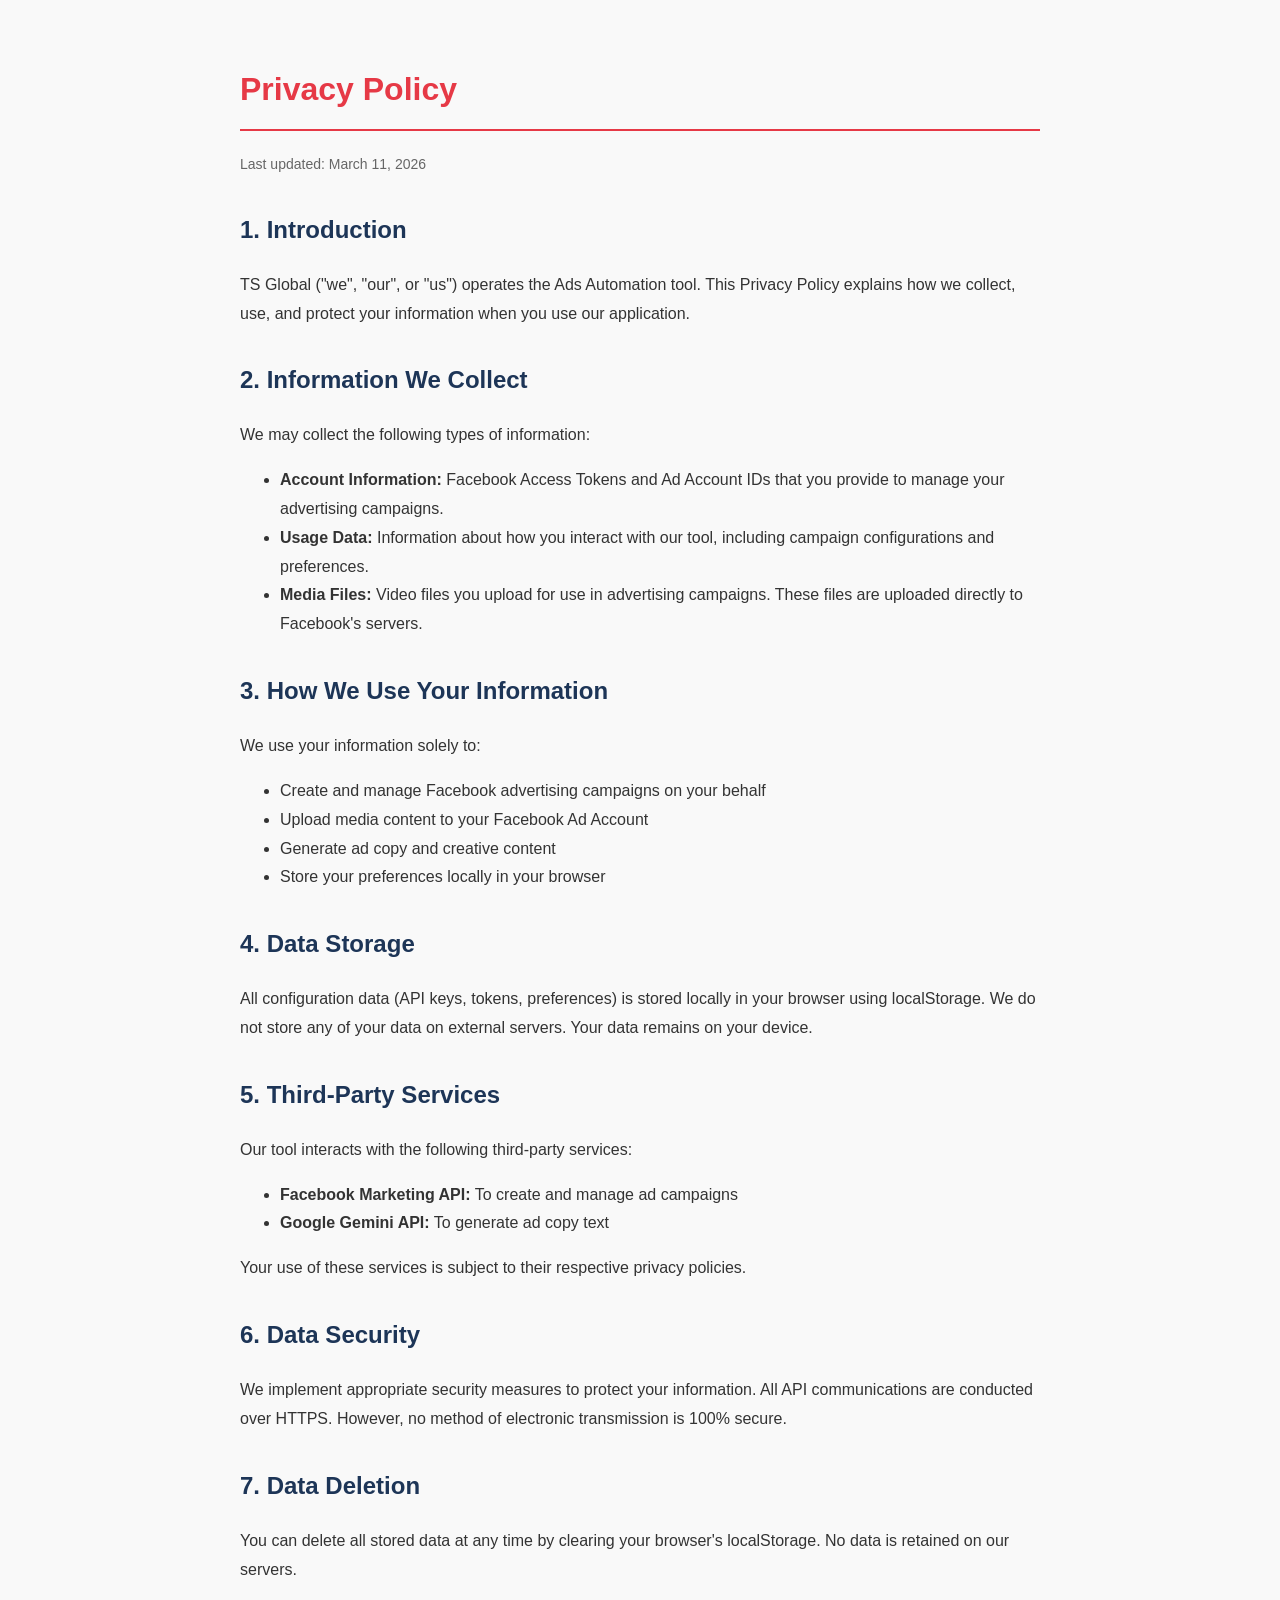
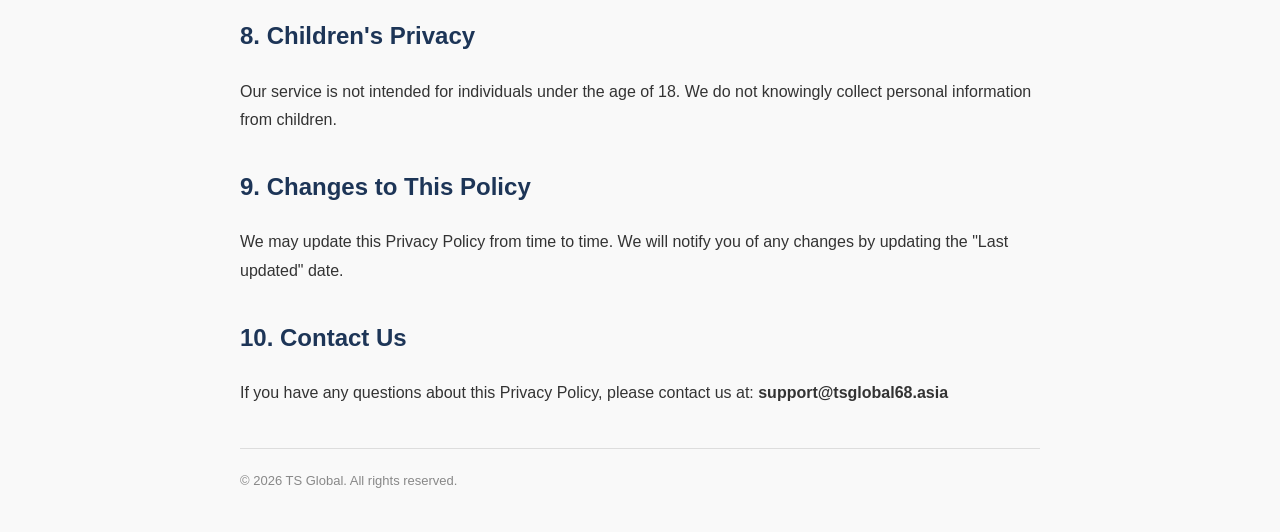
<file: privacy-policy.html>
<!DOCTYPE html>
<html lang="en">

<head>
    <meta charset="UTF-8">
    <meta name="viewport" content="width=device-width, initial-scale=1.0">
    <title>Privacy Policy - TS Global</title>
    <style>
        body {
            font-family: 'Segoe UI', Arial, sans-serif;
            max-width: 800px;
            margin: 0 auto;
            padding: 40px 20px;
            background: #f9f9f9;
            color: #333;
            line-height: 1.8;
        }

        h1 {
            color: #e63946;
            border-bottom: 2px solid #e63946;
            padding-bottom: 10px;
        }

        h2 {
            color: #1d3557;
            margin-top: 30px;
        }

        .updated {
            color: #666;
            font-size: 14px;
        }

        .footer {
            margin-top: 40px;
            padding-top: 20px;
            border-top: 1px solid #ddd;
            color: #888;
            font-size: 13px;
        }
    </style>
</head>

<body>
    <h1>Privacy Policy</h1>
    <p class="updated">Last updated: March 11, 2026</p>

    <h2>1. Introduction</h2>
    <p>TS Global ("we", "our", or "us") operates the Ads Automation tool. This Privacy Policy explains how we collect,
        use, and protect your information when you use our application.</p>

    <h2>2. Information We Collect</h2>
    <p>We may collect the following types of information:</p>
    <ul>
        <li><strong>Account Information:</strong> Facebook Access Tokens and Ad Account IDs that you provide to manage
            your advertising campaigns.</li>
        <li><strong>Usage Data:</strong> Information about how you interact with our tool, including campaign
            configurations and preferences.</li>
        <li><strong>Media Files:</strong> Video files you upload for use in advertising campaigns. These files are
            uploaded directly to Facebook's servers.</li>
    </ul>

    <h2>3. How We Use Your Information</h2>
    <p>We use your information solely to:</p>
    <ul>
        <li>Create and manage Facebook advertising campaigns on your behalf</li>
        <li>Upload media content to your Facebook Ad Account</li>
        <li>Generate ad copy and creative content</li>
        <li>Store your preferences locally in your browser</li>
    </ul>

    <h2>4. Data Storage</h2>
    <p>All configuration data (API keys, tokens, preferences) is stored locally in your browser using localStorage. We
        do not store any of your data on external servers. Your data remains on your device.</p>

    <h2>5. Third-Party Services</h2>
    <p>Our tool interacts with the following third-party services:</p>
    <ul>
        <li><strong>Facebook Marketing API:</strong> To create and manage ad campaigns</li>
        <li><strong>Google Gemini API:</strong> To generate ad copy text</li>
    </ul>
    <p>Your use of these services is subject to their respective privacy policies.</p>

    <h2>6. Data Security</h2>
    <p>We implement appropriate security measures to protect your information. All API communications are conducted over
        HTTPS. However, no method of electronic transmission is 100% secure.</p>

    <h2>7. Data Deletion</h2>
    <p>You can delete all stored data at any time by clearing your browser's localStorage. No data is retained on our
        servers.</p>

    <h2>8. Children's Privacy</h2>
    <p>Our service is not intended for individuals under the age of 18. We do not knowingly collect personal information
        from children.</p>

    <h2>9. Changes to This Policy</h2>
    <p>We may update this Privacy Policy from time to time. We will notify you of any changes by updating the "Last
        updated" date.</p>

    <h2>10. Contact Us</h2>
    <p>If you have any questions about this Privacy Policy, please contact us at:
        <strong>support@tsglobal68.asia</strong></p>

    <div class="footer">
        &copy; 2026 TS Global. All rights reserved.
    </div>
</body>

</html>
</file>
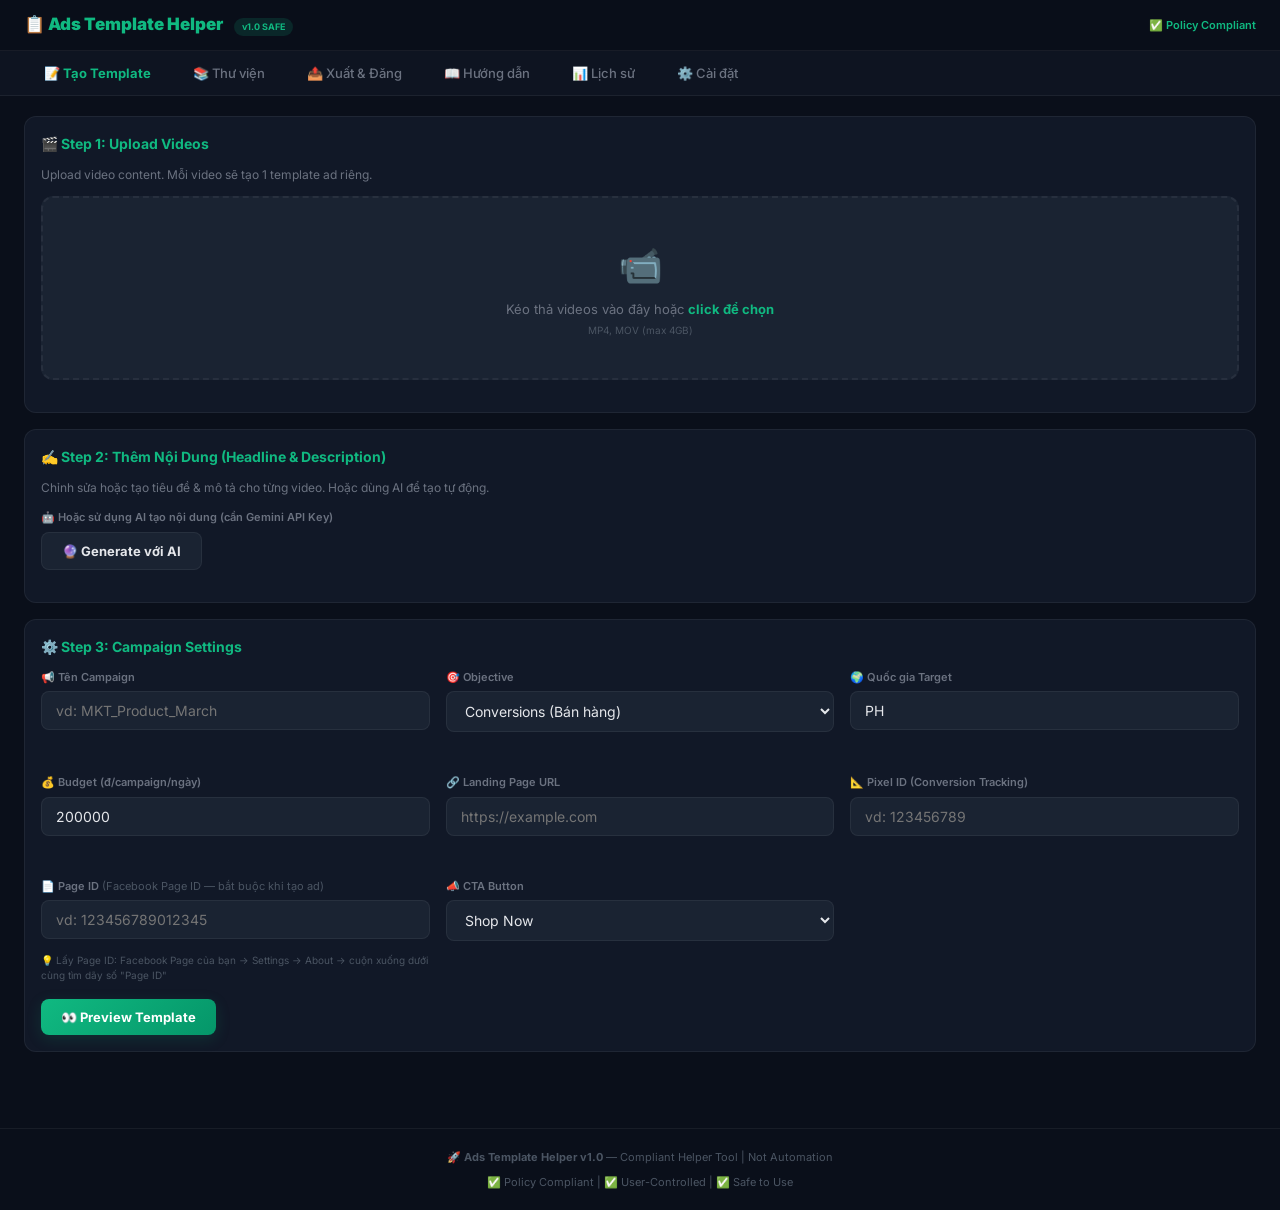
<file: ads-automation/ads-automation-helper.html>
<!DOCTYPE html>
<html lang="vi">
<head>
    <meta charset="UTF-8">
    <meta name="viewport" content="width=device-width, initial-scale=1.0">
    <title>Ads Template Helper - TS Global</title>
    <link href="https://fonts.googleapis.com/css2?family=Inter:wght@400;500;600;700;800;900&display=swap" rel="stylesheet">
    <style>
        *, *::before, *::after { box-sizing: border-box; margin: 0; padding: 0; }
        
        :root {
            --bg-deep: #0a0f1a;
            --bg-card: #111827;
            --bg-input: #1a2332;
            --border: rgba(255, 255, 255, .06);
            --text: #e5e7eb;
            --text-dim: #6b7280;
            --text-muted: #4b5563;
            --accent: #10b981;
            --accent-glow: rgba(16, 185, 129, .15);
            --red: #ef4444;
            --red-bg: rgba(239, 68, 68, .08);
            --blue: #3b82f6;
            --yellow: #f59e0b;
            --radius: 12px;
            --radius-sm: 8px;
        }
        
        body {
            font-family: 'Inter', -apple-system, sans-serif;
            background: var(--bg-deep);
            color: var(--text);
            min-height: 100vh;
            line-height: 1.5;
        }
        
        .header {
            position: sticky;
            top: 0;
            z-index: 50;
            padding: 12px 24px;
            display: flex;
            align-items: center;
            justify-content: space-between;
            background: rgba(10, 15, 26, .85);
            backdrop-filter: blur(16px);
            border-bottom: 1px solid var(--border);
        }
        
        .logo h1 {
            font-size: 17px;
            font-weight: 900;
            color: var(--accent);
        }
        
        .logo .badge-helper {
            display: inline-block;
            background: rgba(16, 185, 129, .15);
            color: var(--accent);
            padding: 2px 8px;
            border-radius: 99px;
            font-size: 9px;
            font-weight: 700;
            margin-left: 8px;
        }
        
        .tabs {
            display: flex;
            gap: 2px;
            padding: 0 24px;
            border-bottom: 1px solid var(--border);
            background: rgba(17, 24, 39, .6);
        }
        
        .tab {
            padding: 14px 20px;
            font-size: 13px;
            font-weight: 500;
            color: var(--text-dim);
            cursor: pointer;
            border-bottom: 2px solid transparent;
            transition: all .2s;
            background: none;
            border: none;
            font-family: inherit;
        }
        
        .tab:hover { color: var(--text); }
        .tab.active {
            color: var(--accent);
            border-bottom-color: var(--accent);
            font-weight: 700;
        }
        
        .page {
            padding: 20px 24px;
            display: none;
        }
        
        .page.show { display: block; }
        
        .card {
            background: var(--bg-card);
            border: 1px solid var(--border);
            border-radius: var(--radius);
            padding: 16px;
            margin-bottom: 16px;
        }
        
        .card h3 {
            font-size: 14px;
            font-weight: 700;
            margin-bottom: 12px;
            color: var(--accent);
        }
        
        .inp {
            background: var(--bg-input);
            border: 1px solid var(--border);
            border-radius: var(--radius-sm);
            padding: 10px 14px;
            color: var(--text);
            font-size: 14px;
            width: 100%;
            outline: none;
            font-family: inherit;
            margin-bottom: 10px;
        }
        
        .inp:focus {
            border-color: var(--accent);
            box-shadow: 0 0 0 3px var(--accent-glow);
        }
        
        .btn {
            display: inline-flex;
            align-items: center;
            justify-content: center;
            gap: 6px;
            padding: 10px 20px;
            border-radius: var(--radius-sm);
            font-weight: 700;
            font-size: 13px;
            border: none;
            cursor: pointer;
            transition: all .2s;
            font-family: inherit;
        }
        
        .btn-primary {
            background: linear-gradient(135deg, #10b981, #059669);
            color: #fff;
            box-shadow: 0 4px 15px rgba(16, 185, 129, .15);
        }
        
        .btn-primary:hover { transform: translateY(-1px); }
        
        .btn-secondary {
            background: var(--bg-input);
            color: var(--text);
            border: 1px solid var(--border);
        }
        
        .btn-secondary:hover { background: rgba(255, 255, 255, .04); }
        
        .btn-danger {
            background: rgba(239, 68, 68, .1);
            color: var(--red);
            border: 1px solid rgba(239, 68, 68, .2);
        }
        
        .btn-danger:hover { background: rgba(239, 68, 68, .2); }
        
        .form-group {
            margin-bottom: 16px;
        }
        
        .form-group label {
            display: block;
            font-size: 11px;
            font-weight: 600;
            color: var(--text-dim);
            margin-bottom: 6px;
        }
        
        .video-item {
            padding: 12px;
            background: var(--bg-input);
            border-radius: var(--radius-sm);
            border: 1px solid var(--border);
            margin-bottom: 8px;
            display: flex;
            justify-content: space-between;
            align-items: center;
        }
        
        .video-item .info {
            flex: 1;
        }
        
        .video-item .name {
            font-weight: 600;
            color: var(--text);
            margin-bottom: 4px;
        }
        
        .video-item .meta {
            font-size: 11px;
            color: var(--text-muted);
        }
        
        .video-item .actions {
            display: flex;
            gap: 8px;
        }
        
        .drop-zone {
            border: 2px dashed var(--border);
            border-radius: var(--radius);
            padding: 40px 20px;
            text-align: center;
            cursor: pointer;
            transition: all .2s;
            background: var(--bg-input);
        }
        
        .drop-zone:hover, .drop-zone.dragover {
            border-color: var(--accent);
            background: rgba(16, 185, 129, .03);
        }
        
        .drop-zone .icon { font-size: 36px; margin-bottom: 8px; }
        .drop-zone .text { font-size: 13px; color: var(--text-dim); }
        .drop-zone .text strong { color: var(--accent); }
        
        .template-item {
            padding: 12px;
            background: var(--bg-input);
            border: 1px solid var(--border);
            border-radius: var(--radius-sm);
            margin-bottom: 8px;
        }
        
        .template-item .title {
            font-weight: 600;
            color: var(--text);
            margin-bottom: 4px;
        }
        
        .template-item .content {
            font-size: 12px;
            color: var(--text-dim);
            background: rgba(0, 0, 0, .2);
            padding: 8px;
            border-radius: 6px;
            margin-bottom: 8px;
            max-height: 80px;
            overflow-y: auto;
            font-family: monospace;
        }
        
        .export-preview {
            background: var(--bg-input);
            border: 1px solid var(--border);
            border-radius: var(--radius-sm);
            padding: 12px;
            margin-bottom: 12px;
            font-family: monospace;
            font-size: 11px;
            color: var(--text-muted);
            max-height: 300px;
            overflow-y: auto;
            white-space: pre-wrap;
            word-wrap: break-word;
        }
        
        .instruction-box {
            background: rgba(16, 185, 129, .08);
            border: 1px solid rgba(16, 185, 129, .2);
            border-radius: var(--radius-sm);
            padding: 16px;
            margin-bottom: 16px;
            color: var(--text);
        }
        
        .instruction-box h4 {
            color: var(--accent);
            font-weight: 700;
            margin-bottom: 8px;
        }
        
        .instruction-box ol {
            margin-left: 20px;
            color: var(--text-dim);
        }
        
        .instruction-box li {
            margin-bottom: 8px;
            line-height: 1.6;
        }
        
        .log-item {
            padding: 8px 12px;
            background: rgba(16, 185, 129, .04);
            border-left: 3px solid var(--accent);
            border-radius: 4px;
            font-size: 12px;
            margin-bottom: 8px;
            display: flex;
            gap: 8px;
        }
        
        .log-item .time {
            color: var(--text-muted);
            white-space: nowrap;
            font-weight: 600;
        }
        
        .log-item .msg {
            flex: 1;
            color: var(--text-dim);
        }
        
        .success-badge {
            display: inline-block;
            background: rgba(16, 185, 129, .15);
            color: var(--accent);
            padding: 4px 12px;
            border-radius: 99px;
            font-size: 11px;
            font-weight: 600;
        }
        
        .footer {
            text-align: center;
            padding: 20px;
            font-size: 11px;
            color: var(--text-muted);
            border-top: 1px solid var(--border);
            margin-top: 40px;
        }
        
        .toast-box {
            position: fixed;
            top: 16px;
            right: 16px;
            z-index: 9999;
            display: flex;
            flex-direction: column;
            gap: 8px;
        }
        
        .toast {
            padding: 12px 16px;
            border-radius: var(--radius-sm);
            font-size: 12px;
            font-weight: 600;
            animation: slideDown .3s ease;
            box-shadow: 0 8px 30px rgba(0, 0, 0, .3);
        }
        
        .toast-success {
            background: #065f46;
            color: #6ee7b7;
        }
        
        .toast-error {
            background: #7f1d1d;
            color: #fca5a5;
        }
        
        @keyframes slideDown {
            from { opacity: 0; transform: translateY(-8px); }
            to { opacity: 1; transform: translateY(0); }
        }
        
        .grid-2 {
            display: grid;
            grid-template-columns: repeat(auto-fit, minmax(300px, 1fr));
            gap: 16px;
        }
    </style>
</head>
<body>
    <div class="header">
        <div class="logo">
            <h1>📋 Ads Template Helper <span class="badge-helper">v1.0 SAFE</span></h1>
        </div>
        <span style="color: var(--accent); font-size: 11px; font-weight: 600;">✅ Policy Compliant</span>
    </div>
    
    <div class="tabs">
        <button class="tab active" onclick="switchTab('create')">📝 Tạo Template</button>
        <button class="tab" onclick="switchTab('templates')">📚 Thư viện</button>
        <button class="tab" onclick="switchTab('export')">📤 Xuất & Đăng</button>
        <button class="tab" onclick="switchTab('instructions')">📖 Hướng dẫn</button>
        <button class="tab" onclick="switchTab('audit')">📊 Lịch sử</button>
        <button class="tab" onclick="switchTab('settings')">⚙️ Cài đặt</button>
    </div>
    
    <!-- TAB 1: CREATE TEMPLATE -->
    <div id="page-create" class="page show">
        <div class="card">
            <h3>🎬 Step 1: Upload Videos</h3>
            <div style="font-size: 12px; color: var(--text-dim); margin-bottom: 12px;">
                Upload video content. Mỗi video sẽ tạo 1 template ad riêng.
            </div>
            <div class="drop-zone" id="drop-zone" onclick="document.getElementById('file-input').click()">
                <div class="icon">📹</div>
                <div class="text">Kéo thả videos vào đây hoặc <strong>click để chọn</strong></div>
                <div style="font-size: 10px; color: var(--text-muted); margin-top: 4px;">MP4, MOV (max 4GB)</div>
            </div>
            <input type="file" id="file-input" accept="video/*" multiple style="display:none" onchange="onFilesSelect(event)">
            
            <div id="video-list" style="margin-top: 16px;"></div>
        </div>
        
        <div class="card">
            <h3>✍️ Step 2: Thêm Nội Dung (Headline & Description)</h3>
            <div style="font-size: 12px; color: var(--text-dim); margin-bottom: 12px;">
                Chỉnh sửa hoặc tạo tiêu đề & mô tả cho từng video. Hoặc dùng AI để tạo tự động.
            </div>
            
            <div class="form-group">
                <label>🤖 Hoặc sử dụng AI tạo nội dung (cần Gemini API Key)</label>
                <button class="btn btn-secondary" onclick="generateWithAI()">🔮 Generate với AI</button>
            </div>
            
            <div id="templates-edit" style="margin-top: 12px;"></div>
        </div>
        
        <div class="card">
            <h3>⚙️ Step 3: Campaign Settings</h3>
            
            <div class="grid-2">
                <div class="form-group">
                    <label>📢 Tên Campaign</label>
                    <input type="text" id="campaign-name" class="inp" placeholder="vd: MKT_Product_March">
                </div>
                
                <div class="form-group">
                    <label>🎯 Objective</label>
                    <select id="campaign-objective" class="inp">
                        <option value="OUTCOME_SALES">Conversions (Bán hàng)</option>
                        <option value="OUTCOME_LEADS">Leads</option>
                        <option value="OUTCOME_ENGAGEMENT">Engagement</option>
                        <option value="OUTCOME_AWARENESS">Awareness</option>
                    </select>
                </div>
                
                <div class="form-group">
                    <label>🌍 Quốc gia Target</label>
                    <input type="text" id="campaign-country" class="inp" placeholder="vd: PH, VN, US" value="PH">
                </div>
                
                <div class="form-group">
                    <label>💰 Budget (đ/campaign/ngày)</label>
                    <input type="number" id="campaign-budget" class="inp" placeholder="vd: 200000" value="200000">
                </div>
                
                <div class="form-group">
                    <label>🔗 Landing Page URL</label>
                    <input type="url" id="campaign-url" class="inp" placeholder="https://example.com">
                </div>
                
                <div class="form-group">
                    <label>📐 Pixel ID (Conversion Tracking)</label>
                    <input type="text" id="campaign-pixel" class="inp" placeholder="vd: 123456789">
                </div>

                <div class="form-group">
                    <label>📄 Page ID <span style="font-weight:400;color:var(--text-muted)">(Facebook Page ID — bắt buộc khi tạo ad)</span></label>
                    <input type="text" id="campaign-page" class="inp" placeholder="vd: 123456789012345">
                    <div style="font-size:10px;color:var(--text-muted);margin-top:4px">💡 Lấy Page ID: Facebook Page của bạn → Settings → About → cuộn xuống dưới cùng tìm dãy số "Page ID"</div>
                </div>

                <div class="form-group">
                    <label>📣 CTA Button</label>
                    <select id="campaign-cta" class="inp">
                        <option value="SHOP_NOW">Shop Now</option>
                        <option value="LEARN_MORE">Learn More</option>
                        <option value="ORDER_NOW">Order Now</option>
                        <option value="SIGN_UP">Sign Up</option>
                        <option value="CONTACT_US">Contact Us</option>
                        <option value="BOOK_TRAVEL">Book Travel</option>
                        <option value="DOWNLOAD">Download</option>
                    </select>
                </div>
            </div>
            
            <button class="btn btn-primary" onclick="previewTemplate()">👀 Preview Template</button>
        </div>
    </div>
    
    <!-- TAB 2: TEMPLATES LIBRARY -->
    <div id="page-templates" class="page">
        <div class="card">
            <h3>📚 Thư viện Template</h3>
            <div style="font-size: 12px; color: var(--text-dim); margin-bottom: 12px;">
                Danh sách tất cả templates được tạo. Bạn có thể edit lại trước khi xuất.
            </div>
            <div id="templates-list" style="margin-top: 12px;"></div>
        </div>
    </div>
    
    <!-- TAB 3: EXPORT & PUBLISHING -->
    <div id="page-export" class="page">
        <div class="instruction-box">
            <h4>✅ Bước Xuất & Đăng Quảng Cáo</h4>
            <p style="margin-bottom: 12px;">Ứng dụng này chỉ tạo template. Bạn phải tự đăng trên Facebook Ads Manager:</p>
            <ol>
                <li><strong>Bước 1:</strong> Click "Xuất JSON" dưới đây → lưu file</li>
                <li><strong>Bước 2:</strong> Vào Facebook Ads Manager</li>
                <li><strong>Bước 3:</strong> Tạo campaign thủ công → copy nội dung từ JSON</li>
                <li><strong>Bước 4:</strong> Click "Publish" trong Ads Manager</li>
            </ol>
        </div>
        
        <div class="card">
            <h3>📤 Xuất Template</h3>
            
            <div style="margin-bottom: 12px;">
                <label style="display: block; font-weight: 600; margin-bottom: 8px; color: var(--accent);">Chọn templates để xuất:</label>
                <div id="export-checklist" style="display: grid; gap: 8px; max-height: 300px; overflow-y: auto;"></div>
            </div>
            
            <label style="display: block; font-weight: 600; margin-bottom: 8px; color: var(--accent);">📋 Preview JSON:</label>
            <div class="export-preview" id="export-preview"># JSON sẽ hiển thị ở đây</div>
            
            <div style="display: flex; gap: 12px;">
                <button class="btn btn-primary" onclick="exportAsJSON()">📥 Download JSON File</button>
                <button class="btn btn-secondary" onclick="copyToClipboard()">📋 Copy to Clipboard</button>
            </div>
        </div>
    </div>
    
    <!-- TAB 4: INSTRUCTIONS -->
    <div id="page-instructions" class="page">
        <div class="card">
            <h3>📖 Hướng Dẫn Đầy Đủ</h3>
            
            <div class="instruction-box">
                <h4>❓ Tại sao dùng ứng dụng này?</h4>
                <p style="margin-bottom: 12px;">Ứng dụng này là một <strong>Helper Tool</strong> - không phải automation tool:</p>
                <ul style="margin-left: 20px; color: var(--text-dim);">
                    <li>✅ Giúp bạn <strong>organize & format</strong> nội dung quảng cáo</li>
                    <li>✅ Tiết kiệm thời gian gõ headline & description</li>
                    <li>✅ Preview trước khi đăng</li>
                    <li>✅ Export thành định dạng dễ dùng</li>
                </ul>
            </div>
            
            <div class="instruction-box">
                <h4>📝 Các Bước Chi Tiết</h4>
                <ol>
                    <li><strong>Upload Videos:</strong> Chọn các video quảng cáo</li>
                    <li><strong>Thêm Text:</strong> Viết hoặc dùng AI generate headline & description</li>
                    <li><strong>Cấu Hình:</strong> Chọn campaign name, objective, budget, targeting</li>
                    <li><strong>Preview:</strong> Xem trước cách ads sẽ hiển thị</li>
                    <li><strong>Export:</strong> Tải file JSON</li>
                    <li><strong>Facebook Ads Manager:</strong> Tạo campaign → copy-paste nội dung → Publish</li>
                </ol>
            </div>
            
            <div class="instruction-box">
                <h4>🔒 Tại sao an toàn?</h4>
                <p style="margin-bottom: 12px;">Ứng dụng <strong>KHÔNG tự động tạo quảng cáo trên Facebook.</strong> Tất cả ads được tạo bởi bạn thủ công trong Ads Manager:</p>
                <ul style="margin-left: 20px; color: var(--text-dim);">
                    <li>✅ Bạn có toàn quyền kiểm soát</li>
                    <li>✅ Meta không phát hiện "automation"</li>
                    <li>✅ Không vi phạm chính sách</li>
                    <li>✅ Không sợ bị ban account</li>
                </ul>
            </div>
            
            <div class="instruction-box">
                <h4>⚠️ Lưu Ý Quan Trọng</h4>
                <ul style="margin-left: 20px; color: var(--text-dim);">
                    <li>Ứng dụng này chỉ là helper - không tạo ads trên Facebook</li>
                    <li>Bạn phải đặt Ad Account ID & Pixel ID trong cài đặt</li>
                    <li>Khi publish ads - hãy yêu cầu bạn bè/team xem trước</li>
                    <li>Tuân thủ chính sách Facebook & các quy định địa phương</li>
                </ul>
            </div>
        </div>
    </div>
    
    <!-- TAB 6: SETTINGS -->
    <div id="page-settings" class="page">

        <!-- CARD 1: API KEYS -->
        <div class="card">
            <h3>🔑 API Keys</h3>
            <div style="font-size:12px;color:var(--text-dim);margin-bottom:16px">Keys lưu local trên máy, không gửi đi đâu ngoài AI provider.</div>

            <!-- GEMINI -->
            <div style="border:1px solid rgba(16,185,129,.2);border-radius:var(--radius-sm);padding:14px;margin-bottom:14px;background:rgba(16,185,129,.03)">
                <div style="font-weight:700;color:var(--accent);margin-bottom:10px;font-size:13px">🤖 Google Gemini</div>
                <div style="display:flex;gap:8px;margin-bottom:8px">
                    <input type="password" id="cfg-gemini" class="inp" placeholder="AIzaSy..." style="margin-bottom:0;flex:1">
                    <button class="btn btn-secondary" style="padding:10px 12px;flex-shrink:0" onclick="toggleKey('cfg-gemini')">👁️</button>
                    <button class="btn btn-secondary" style="padding:10px 12px;flex-shrink:0;white-space:nowrap" id="btn-scan-gemini" onclick="scanModels('gemini')">🔍 Quét Model</button>
                </div>
                <div style="font-size:10px;color:var(--text-muted);margin-bottom:8px">Lấy tại: <a href="https://aistudio.google.com/app/apikey" target="_blank" style="color:var(--blue)">aistudio.google.com</a> (miễn phí)</div>
                <div class="form-group" style="margin-bottom:0">
                    <label>Model Gemini</label>
                    <select id="cfg-gemini-model" class="inp" style="margin-bottom:0">
                        <option value="gemini-1.5-flash">gemini-1.5-flash (nhanh, miễn phí)</option>
                        <option value="gemini-1.5-pro">gemini-1.5-pro (chất lượng cao)</option>
                        <option value="gemini-2.0-flash">gemini-2.0-flash (mới nhất)</option>
                        <option value="gemini-2.0-flash-lite">gemini-2.0-flash-lite</option>
                    </select>
                </div>
                <div id="gemini-model-status" style="font-size:10px;color:var(--text-muted);margin-top:4px"></div>
            </div>

            <!-- OPENAI -->
            <div style="border:1px solid rgba(59,130,246,.2);border-radius:var(--radius-sm);padding:14px;margin-bottom:14px;background:rgba(59,130,246,.03)">
                <div style="font-weight:700;color:var(--blue);margin-bottom:10px;font-size:13px">🧠 OpenAI ChatGPT</div>
                <div style="display:flex;gap:8px;margin-bottom:8px">
                    <input type="password" id="cfg-openai" class="inp" placeholder="sk-proj-..." style="margin-bottom:0;flex:1">
                    <button class="btn btn-secondary" style="padding:10px 12px;flex-shrink:0" onclick="toggleKey('cfg-openai')">👁️</button>
                    <button class="btn btn-secondary" style="padding:10px 12px;flex-shrink:0;white-space:nowrap" id="btn-scan-openai" onclick="scanModels('openai')">🔍 Quét Model</button>
                </div>
                <div style="font-size:10px;color:var(--text-muted);margin-bottom:8px">Lấy tại: <a href="https://platform.openai.com/api-keys" target="_blank" style="color:var(--blue)">platform.openai.com</a></div>
                <div class="form-group" style="margin-bottom:0">
                    <label>Model OpenAI</label>
                    <select id="cfg-openai-model" class="inp" style="margin-bottom:0">
                        <option value="gpt-4o-mini">gpt-4o-mini (nhanh, rẻ)</option>
                        <option value="gpt-4o">gpt-4o (chất lượng cao)</option>
                        <option value="gpt-4-turbo">gpt-4-turbo</option>
                        <option value="gpt-3.5-turbo">gpt-3.5-turbo (cũ, rẻ nhất)</option>
                    </select>
                </div>
                <div id="openai-model-status" style="font-size:10px;color:var(--text-muted);margin-top:4px"></div>
            </div>

            <div class="grid-2">
                <div class="form-group">
                    <label>⚡ Ưu tiên dùng AI</label>
                    <select id="cfg-ai-provider" class="inp">
                        <option value="gemini">Gemini (khuyên dùng, free)</option>
                        <option value="openai">OpenAI ChatGPT</option>
                    </select>
                </div>
                <div class="form-group">
                    <label>🌐 Ngôn ngữ generate</label>
                    <select id="cfg-ai-lang" class="inp">
                        <option value="vi">Tiếng Việt</option>
                        <option value="en">English</option>
                        <option value="fil">Filipino / Tagalog</option>
                    </select>
                </div>
            </div>
            <button class="btn btn-primary" onclick="saveSettings()">💾 Lưu</button>
            <span id="settings-saved" style="display:none;margin-left:12px;color:var(--accent);font-size:12px;font-weight:600">✅ Đã lưu!</span>
        </div>

        <!-- CARD 2: PROMPT EDITOR -->
        <div class="card">
            <h3>📝 Prompt Template</h3>
            <div style="font-size:12px;color:var(--text-dim);margin-bottom:12px">Chỉnh sửa prompt gửi cho AI. Dùng <code style="background:rgba(255,255,255,.07);padding:1px 5px;border-radius:3px">{video_count}</code>, <code style="background:rgba(255,255,255,.07);padding:1px 5px;border-radius:3px">{file_list}</code>, <code style="background:rgba(255,255,255,.07);padding:1px 5px;border-radius:3px">{lang}</code> làm placeholder.</div>
            <div class="form-group">
                <label>📋 System Prompt (hướng dẫn vai trò AI)</label>
                <textarea id="cfg-system-prompt" class="inp" rows="3" placeholder="Bạn là chuyên gia copywriting quảng cáo Facebook..."></textarea>
            </div>
            <div class="form-group">
                <label>💬 User Prompt (nội dung yêu cầu)</label>
                <textarea id="cfg-user-prompt" class="inp" rows="8"></textarea>
            </div>
            <div style="display:flex;gap:8px;flex-wrap:wrap">
                <button class="btn btn-secondary" onclick="resetDefaultPrompt()">🔄 Reset Mặc Định</button>
                <button class="btn btn-primary" onclick="saveSettings()">💾 Lưu Prompt</button>
            </div>
        </div>

        <!-- CARD 3: TEST PROMPT + PREVIEW -->
        <div class="card">
            <h3>🧪 Test & Preview Content</h3>
            <div style="font-size:12px;color:var(--text-dim);margin-bottom:12px">Thử prompt với số video tùy ý → xem AI trả về Content Preview ngay bên dưới.</div>
            <div style="display:flex;gap:12px;align-items:flex-end;margin-bottom:12px;flex-wrap:wrap">
                <div class="form-group" style="margin-bottom:0;flex:1;min-width:160px">
                    <label>📹 Số video test</label>
                    <input type="number" id="test-video-count" class="inp" value="3" min="1" max="20" style="margin-bottom:0">
                </div>
                <div class="form-group" style="margin-bottom:0;flex:2;min-width:200px">
                    <label>📦 Mô tả sản phẩm (tùy chọn)</label>
                    <input type="text" id="test-product-desc" class="inp" placeholder="vd: dụng cụ gạt nước xe hơi" style="margin-bottom:0">
                </div>
                <button class="btn btn-primary" id="btn-test-ai" onclick="testPrompt()">▶️ Chạy Test</button>
            </div>

            <!-- Content Output -->
            <div id="test-output-wrap" style="display:none">
                <div style="font-weight:700;font-size:12px;color:var(--accent);margin-bottom:8px">📄 Raw Output từ AI:</div>
                <div id="test-raw-output" style="background:rgba(0,0,0,.3);border:1px solid var(--border);border-radius:var(--radius-sm);padding:12px;font-family:monospace;font-size:11px;color:var(--text-dim);max-height:200px;overflow-y:auto;white-space:pre-wrap;margin-bottom:16px"></div>

                <div style="font-weight:700;font-size:12px;color:var(--accent);margin-bottom:8px">🎨 Preview Demo (Facebook Ad Style):</div>
                <div id="test-fb-preview" style="display:flex;flex-wrap:wrap;gap:12px"></div>
            </div>

            <div id="test-loading" style="display:none;color:var(--text-dim);font-size:12px;padding:12px">⏳ Đang gửi prompt đến AI...</div>
            <div id="test-error" style="display:none;color:var(--red);font-size:12px;padding:8px 12px;background:var(--red-bg);border-radius:6px;margin-top:8px"></div>
        </div>

        <!-- CARD 4: DEFAULTS -->
        <div class="card">
            <h3>⚙️ Giá Trị Mặc Định Campaign</h3>
            <div style="font-size:12px;color:var(--text-dim);margin-bottom:12px">Tự điền khi mở tab Tạo Template.</div>
            <div class="grid-2">
                <div class="form-group">
                    <label>🌍 Quốc gia mặc định</label>
                    <input type="text" id="cfg-default-country" class="inp" placeholder="PH">
                </div>
                <div class="form-group">
                    <label>💰 Budget mặc định (đ/ngày)</label>
                    <input type="number" id="cfg-default-budget" class="inp" placeholder="200000">
                </div>
                <div class="form-group">
                    <label>📄 Page ID mặc định</label>
                    <input type="text" id="cfg-default-page" class="inp" placeholder="123456789012345">
                </div>
                <div class="form-group">
                    <label>📐 Pixel ID mặc định</label>
                    <input type="text" id="cfg-default-pixel" class="inp" placeholder="123456789">
                </div>
            </div>
            <button class="btn btn-primary" onclick="saveSettings()">💾 Lưu Mặc Định</button>
        </div>
    </div>

    <!-- TAB 5: AUDIT LOG -->
    <div id="page-audit" class="page">
        <div class="card">
            <h3>📊 Audit Log - Lịch Sử Xuất</h3>
            <div style="font-size: 12px; color: var(--text-dim); margin-bottom: 12px;">
                Tracking tất cả templates được xuất + khi nào. Dùng để compliance & review.
            </div>
            <div id="audit-log" style="margin-top: 12px;"></div>
        </div>
    </div>
    
    <div class="footer">
        <p>🚀 <strong>Ads Template Helper v1.0</strong> — Compliant Helper Tool | Not Automation</p>
        <p style="margin-top: 8px; color: var(--text-muted);">✅ Policy Compliant | ✅ User-Controlled | ✅ Safe to Use</p>
    </div>
    
    <div class="toast-box" id="toast-box"></div>
    
    <script>
        // ==================== STATE ====================
        let uploadedVideos = [];
        let templates = JSON.parse(localStorage.getItem('templates') || '[]');
        let auditLog = JSON.parse(localStorage.getItem('auditLog') || '[]');
        
        const HISTORY_KEY = 'adsTemplateHistory';
        const TEMPLATES_KEY = 'templates';
        const AUDIT_KEY = 'auditLog';
        const SETTINGS_KEY = 'adsHelperSettings';

        // ==================== SETTINGS ====================

        const DEFAULT_SYSTEM_PROMPT = 'Bạn là chuyên gia copywriting quảng cáo Facebook với 10 năm kinh nghiệm. Hãy tạo nội dung ngắn gọn, hấp dẫn, kêu gọi hành động mạnh.';
        const DEFAULT_USER_PROMPT = `Tạo nội dung quảng cáo bằng {lang} cho {video_count} video Facebook Ads:\n{file_list}\n{product_hint}\nMỗi video cần:\n- headline: Tiêu đề ngắn gọn hấp dẫn (≤ 40 ký tự)\n- primary_text: Mô tả chi tiết 2-3 câu, kêu gọi hành động\n\nTrả về JSON array, không giải thích thêm:\n[{"headline":"...","primary_text":"..."},...]`;

        function loadSettings() {
            const s = JSON.parse(localStorage.getItem(SETTINGS_KEY) || '{}');
            if (document.getElementById('cfg-gemini')) document.getElementById('cfg-gemini').value = s.gemini || '';
            if (document.getElementById('cfg-openai')) document.getElementById('cfg-openai').value = s.openai || '';
            if (s.geminiModel) document.getElementById('cfg-gemini-model').value = s.geminiModel;
            if (s.openaiModel) document.getElementById('cfg-openai-model').value = s.openaiModel;
            if (s.aiProvider) document.getElementById('cfg-ai-provider').value = s.aiProvider;
            if (s.aiLang) document.getElementById('cfg-ai-lang').value = s.aiLang;
            document.getElementById('cfg-system-prompt').value = s.systemPrompt || DEFAULT_SYSTEM_PROMPT;
            document.getElementById('cfg-user-prompt').value = s.userPrompt || DEFAULT_USER_PROMPT;
            if (s.defaultCountry) document.getElementById('cfg-default-country').value = s.defaultCountry;
            if (s.defaultBudget) document.getElementById('cfg-default-budget').value = s.defaultBudget;
            if (s.defaultPage) document.getElementById('cfg-default-page').value = s.defaultPage;
            if (s.defaultPixel) document.getElementById('cfg-default-pixel').value = s.defaultPixel;
            // Apply defaults to create form
            if (s.defaultCountry) document.getElementById('campaign-country').value = s.defaultCountry;
            if (s.defaultBudget) document.getElementById('campaign-budget').value = s.defaultBudget;
            if (s.defaultPage) document.getElementById('campaign-page').value = s.defaultPage;
            if (s.defaultPixel) document.getElementById('campaign-pixel').value = s.defaultPixel;
        }

        function saveSettings() {
            const s = {
                gemini: document.getElementById('cfg-gemini').value.trim(),
                openai: document.getElementById('cfg-openai').value.trim(),
                geminiModel: document.getElementById('cfg-gemini-model').value,
                openaiModel: document.getElementById('cfg-openai-model').value,
                aiProvider: document.getElementById('cfg-ai-provider').value,
                aiLang: document.getElementById('cfg-ai-lang').value,
                systemPrompt: document.getElementById('cfg-system-prompt').value,
                userPrompt: document.getElementById('cfg-user-prompt').value,
                defaultCountry: document.getElementById('cfg-default-country').value.trim(),
                defaultBudget: document.getElementById('cfg-default-budget').value,
                defaultPage: document.getElementById('cfg-default-page').value.trim(),
                defaultPixel: document.getElementById('cfg-default-pixel').value.trim(),
            };
            localStorage.setItem(SETTINGS_KEY, JSON.stringify(s));
            const msg = document.getElementById('settings-saved');
            msg.style.display = 'inline';
            setTimeout(() => msg.style.display = 'none', 2000);
            showToast('✅ Đã lưu cài đặt');
        }

        function resetDefaultPrompt() {
            document.getElementById('cfg-system-prompt').value = DEFAULT_SYSTEM_PROMPT;
            document.getElementById('cfg-user-prompt').value = DEFAULT_USER_PROMPT;
            showToast('🔄 Đã reset prompt mặc định');
        }

        function toggleKey(id) {
            const el = document.getElementById(id);
            el.type = el.type === 'password' ? 'text' : 'password';
        }

        // ==================== SCAN MODELS ====================
        async function scanModels(provider) {
            const s = JSON.parse(localStorage.getItem(SETTINGS_KEY) || '{}');
            const btn = document.getElementById(`btn-scan-${provider}`);
            const statusEl = document.getElementById(`${provider}-model-status`);
            const selectEl = document.getElementById(`cfg-${provider}-model`);

            if (provider === 'gemini' && !s.gemini) { showToast('❌ Nhập Gemini API Key trước', 'error'); return; }
            if (provider === 'openai' && !s.openai) { showToast('❌ Nhập OpenAI API Key trước', 'error'); return; }

            btn.disabled = true; btn.textContent = '⏳ Đang quét...';
            statusEl.textContent = '';

            try {
                let models = [];
                if (provider === 'gemini') {
                    const resp = await fetch(`https://generativelanguage.googleapis.com/v1beta/models?key=${s.gemini}`);
                    const data = await resp.json();
                    if (data.error) throw new Error(data.error.message);
                    models = (data.models || [])
                        .filter(m => m.supportedGenerationMethods?.includes('generateContent'))
                        .map(m => m.name.replace('models/', ''));
                } else {
                    const resp = await fetch('https://api.openai.com/v1/models', {
                        headers: { 'Authorization': `Bearer ${s.openai}` }
                    });
                    const data = await resp.json();
                    if (data.error) throw new Error(data.error.message);
                    models = (data.data || [])
                        .filter(m => m.id.includes('gpt'))
                        .map(m => m.id)
                        .sort();
                }

                // Populate select
                const currentVal = selectEl.value;
                selectEl.innerHTML = models.map(m => `<option value="${m}"${m === currentVal ? ' selected' : ''}>${m}</option>`).join('');
                if (!models.includes(currentVal) && models.length) selectEl.value = models[0];
                statusEl.textContent = `✅ Tìm thấy ${models.length} models`;
                statusEl.style.color = 'var(--accent)';
                showToast(`✅ Quét ${provider}: ${models.length} models`);
            } catch(err) {
                statusEl.textContent = '❌ ' + err.message;
                statusEl.style.color = 'var(--red)';
                showToast('❌ Lỗi quét: ' + err.message, 'error');
            } finally {
                btn.disabled = false; btn.textContent = '🔍 Quét Model';
            }
        }

        // ==================== TEST PROMPT ====================
        async function testPrompt() {
            const s = JSON.parse(localStorage.getItem(SETTINGS_KEY) || '{}');
            const provider = s.aiProvider || 'gemini';
            const count = parseInt(document.getElementById('test-video-count').value) || 3;
            const productDesc = document.getElementById('test-product-desc').value.trim();

            if (provider === 'gemini' && !s.gemini) { showToast('❌ Cần API Key trong cài đặt', 'error'); return; }
            if (provider === 'openai' && !s.openai) { showToast('❌ Cần API Key trong cài đặt', 'error'); return; }

            const btn = document.getElementById('btn-test-ai');
            const loadEl = document.getElementById('test-loading');
            const errEl = document.getElementById('test-error');
            const outWrap = document.getElementById('test-output-wrap');
            btn.disabled = true; loadEl.style.display = 'block';
            outWrap.style.display = 'none'; errEl.style.display = 'none';

            const langLabel = { vi: 'tiếng Việt', en: 'English', fil: 'Filipino/Tagalog' }[s.aiLang || 'vi'];
            const fakeFiles = Array.from({length: count}, (_, i) => `${i+1}. video_ad_${i+1}.mp4`);
            const productHint = productDesc ? `\nSản phẩm/dịch vụ: ${productDesc}` : '';

            const systemPrompt = (s.systemPrompt || DEFAULT_SYSTEM_PROMPT);
            const userPrompt = (s.userPrompt || DEFAULT_USER_PROMPT)
                .replace('{video_count}', count)
                .replace('{file_list}', fakeFiles.join('\n'))
                .replace('{lang}', langLabel)
                .replace('{product_hint}', productHint);

            try {
                let raw = '';
                const geminiModel = s.geminiModel || 'gemini-1.5-flash';
                const openaiModel = s.openaiModel || 'gpt-4o-mini';

                if (provider === 'gemini') {
                    const resp = await fetch(
                        `https://generativelanguage.googleapis.com/v1beta/models/${geminiModel}:generateContent?key=${s.gemini}`,
                        { method: 'POST', headers: {'Content-Type':'application/json'},
                          body: JSON.stringify({ contents:[{ parts:[{text: systemPrompt + '\n\n' + userPrompt}] }] }) }
                    );
                    const data = await resp.json();
                    if (data.error) throw new Error(data.error.message);
                    raw = data.candidates?.[0]?.content?.parts?.[0]?.text || '';
                } else {
                    const resp = await fetch('https://api.openai.com/v1/chat/completions', {
                        method: 'POST',
                        headers: {'Content-Type':'application/json', 'Authorization': `Bearer ${s.openai}`},
                        body: JSON.stringify({ model: openaiModel, messages: [
                            {role:'system', content: systemPrompt},
                            {role:'user', content: userPrompt}
                        ], temperature: 0.85 })
                    });
                    const data = await resp.json();
                    if (data.error) throw new Error(data.error.message);
                    raw = data.choices?.[0]?.message?.content || '';
                }

                document.getElementById('test-raw-output').textContent = raw;

                // Parse & render FB-style preview cards
                const jsonMatch = raw.match(/\[.*\]/s);
                let cards = [];
                if (jsonMatch) { try { cards = JSON.parse(jsonMatch[0]); } catch(e) {} }

                const previewEl = document.getElementById('test-fb-preview');
                if (cards.length) {
                    previewEl.innerHTML = cards.map((c, i) => `
                        <div style="width:280px;background:#1c1e2e;border-radius:10px;overflow:hidden;border:1px solid rgba(255,255,255,.1);font-size:12px">
                            <div style="background:rgba(255,255,255,.04);padding:10px 12px;display:flex;align-items:center;gap:8px">
                                <div style="width:28px;height:28px;border-radius:50%;background:var(--accent);display:flex;align-items:center;justify-content:center;font-size:14px">📄</div>
                                <div><div style="font-weight:700;color:var(--text)">Your Page</div><div style="font-size:10px;color:var(--text-muted)">Sponsored · 🌍</div></div>
                            </div>
                            <div style="padding:8px 12px;color:var(--text-dim);font-size:11px;line-height:1.5">${(c.primary_text||'').replace(/\n/g,'<br>')}</div>
                            <div style="height:100px;background:linear-gradient(135deg,#1a2332,#0a0f1a);display:flex;align-items:center;justify-content:center;color:var(--text-muted);font-size:22px">🎬 Video ${i+1}</div>
                            <div style="padding:8px 12px;background:rgba(255,255,255,.03);border-top:1px solid rgba(255,255,255,.06)">
                                <div style="font-weight:700;color:var(--text);margin-bottom:2px">${c.headline||''}</div>
                                <div style="font-size:10px;color:var(--text-muted)">yourwebsite.com</div>
                            </div>
                            <div style="padding:6px 12px">
                                <div style="background:var(--accent);color:#fff;font-weight:700;font-size:11px;padding:6px 12px;border-radius:6px;text-align:center">Shop Now</div>
                            </div>
                        </div>
                    `).join('');
                } else {
                    previewEl.innerHTML = '<div style="color:var(--yellow);font-size:12px">⚠️ Không parse được JSON từ output — xem Raw Output ở trên</div>';
                }

                outWrap.style.display = 'block';
                showToast('✅ Test thành công!');
            } catch(err) {
                errEl.textContent = '❌ Lỗi: ' + err.message;
                errEl.style.display = 'block';
                showToast('❌ ' + err.message, 'error');
            } finally {
                btn.disabled = false; loadEl.style.display = 'none';
            }
        }
        
        // ==================== UI FUNCTIONS ====================
        function switchTab(tabName) {
            document.querySelectorAll('.page').forEach(p => p.classList.remove('show'));
            document.querySelectorAll('.tab').forEach(t => t.classList.remove('active'));
            document.getElementById(`page-${tabName}`).classList.add('show');
            event.target.classList.add('active');
            
            if (tabName === 'templates') renderTemplatesList();
            if (tabName === 'export') renderExportChecklist();
            if (tabName === 'audit') renderAuditLog();
            if (tabName === 'settings') loadSettings();
        }
        
        function showToast(message, type = 'success') {
            const toastBox = document.getElementById('toast-box');
            const toast = document.createElement('div');
            toast.className = `toast toast-${type}`;
            toast.textContent = message;
            toastBox.appendChild(toast);
            setTimeout(() => toast.remove(), 3000);
        }
        
        // ==================== FILE UPLOAD ====================
        function onFilesSelect(event) {
            const files = Array.from(event.target.files);
            files.forEach(file => {
                if (file.type.startsWith('video/')) {
                    uploadedVideos.push({
                        id: Date.now() + Math.random(),
                        file,
                        headline: `Video Ad - ${file.name}`,
                        description: 'Mô tả chi tiết về sản phẩm'
                    });
                }
            });
            renderVideoList();
            showToast(`✅ Đã upload ${files.length} videos`);
        }
        
        function renderVideoList() {
            const list = document.getElementById('video-list');
            list.innerHTML = uploadedVideos.map((v, i) => `
                <div class="video-item">
                    <div class="info">
                        <div class="name">📹 ${v.file.name}</div>
                        <div class="meta">${(v.file.size / 1024 / 1024).toFixed(1)}MB · ${v.file.type}</div>
                    </div>
                    <div class="actions">
                        <button class="btn btn-secondary" onclick="editVideoTemplate(${i})">✏️ Edit</button>
                        <button class="btn btn-danger" onclick="removeVideo(${i})">❌ Remove</button>
                    </div>
                </div>
            `).join('');
        }
        
        function removeVideo(idx) {
            uploadedVideos.splice(idx, 1);
            renderVideoList();
            showToast('❌ Đã xóa video');
        }
        
        function editVideoTemplate(idx) {
            const v = uploadedVideos[idx];
            const headline = prompt('📌 Headline:', v.headline);
            const description = prompt('📝 Description:', v.description);
            
            if (headline) v.headline = headline;
            if (description) v.description = description;
            
            showToast('✅ Cập nhật template');
        }
        
        // ==================== TEMPLATE RENDERING ====================
        (() => {
            document.addEventListener('DOMContentLoaded', () => {
                const editArea = document.getElementById('templates-edit');
                editArea.innerHTML = uploadedVideos.map((v, i) => `
                    <div class="card" style="padding: 12px; margin-bottom: 8px; background: var(--bg-input); border: 1px dashed var(--border);">
                        <div style="font-weight: 600; margin-bottom: 8px;">📹 ${v.file.name}</div>
                        <div class="form-group" style="margin-bottom: 0;">
                            <label style="font-size: 11px;">📌 Headline</label>
                            <input type="text" class="inp" placeholder="Tiêu đề quảng cáo" value="${v.headline}" 
                                   onchange="uploadedVideos[${i}].headline = this.value" 
                                   style="margin-bottom: 8px; font-size: 12px; padding: 8px;">
                            <label style="font-size: 11px;">📝 Description</label>
                            <textarea class="inp" placeholder="Mô tả chi tiết" rows="3" onchange="uploadedVideos[${i}].description = this.value" 
                                      style="margin-bottom: 0; font-size: 12px; padding: 8px;">${v.description}</textarea>
                        </div>
                    </div>
                `).join('');
            });
        })();
        
        function renderTemplatesList() {
            const list = document.getElementById('templates-list');
            if (templates.length === 0) {
                list.innerHTML = '<p style="color: var(--text-muted); text-align: center;">Chưa có templates. Hãy tạo mới ở tab "Tạo Template"</p>';
                return;
            }
            
            list.innerHTML = templates.map((t, i) => `
                <div class="template-item">
                    <div class="title">📄 ${t.name}</div>
                    <div class="content">
Campaign: ${t.campaignName}
Objective: ${t.objective}
Videos: ${t.videoCount}
Budget: ${t.budget}đ/day
Pixel: ${t.pixelId}
Created: ${new Date(t.createdAt).toLocaleString('vi-VN')}
                    </div>
                    <button class="btn btn-secondary btn-sm" onclick="deleteTemplate(${i})">🗑️ Xóa</button>
                </div>
            `).join('');
        }
        
        function deleteTemplate(idx) {
            if (confirm('Xóa template này?')) {
                templates.splice(idx, 1);
                localStorage.setItem(TEMPLATES_KEY, JSON.stringify(templates));
                renderTemplatesList();
                showToast('❌ Đã xóa template');
            }
        }
        
        // ==================== PREVIEW ====================
        function previewTemplate() {
            const campaignName = document.getElementById('campaign-name').value.trim();
            const objective = document.getElementById('campaign-objective').value;
            const budget = document.getElementById('campaign-budget').value;
            const url = document.getElementById('campaign-url').value.trim();
            const pixel = document.getElementById('campaign-pixel').value.trim();
            const country = document.getElementById('campaign-country').value.trim();
            const pageId = document.getElementById('campaign-page').value.trim();
            const cta = document.getElementById('campaign-cta').value;
            
            if (!campaignName) {
                showToast('❌ Cần nhập Campaign Name', 'error');
                return;
            }
            if (uploadedVideos.length === 0) {
                showToast('❌ Cần upload ít nhất 1 video', 'error');
                return;
            }
            if (!pageId) {
                showToast('⚠️ Thiếu Page ID — vẫn lưu nhưng JSON sẽ thiếu trường này', 'error');
            }
            
            const videosSnapshot = uploadedVideos.map(v => ({
                filename: v.file ? v.file.name : '',
                headline: v.headline,
                description: v.description
            }));

            const template = {
                id: Date.now(),
                name: campaignName,
                campaignName,
                objective,
                budget,
                url,
                pixelId: pixel,
                pageId,
                cta,
                country,
                videoCount: uploadedVideos.length,
                videos: videosSnapshot,
                createdAt: new Date().toISOString()
            };
            
            templates.push(template);
            localStorage.setItem(TEMPLATES_KEY, JSON.stringify(templates));
            
            showToast(`✅ Template "${campaignName}" đã lưu. Vào tab "Xuất & Đăng" để export.`);
            document.getElementById('campaign-name').value = '';
            uploadedVideos = [];
            renderVideoList();
        }
        
        // ==================== EXPORT ====================
        function renderExportChecklist() {
            const checklist = document.getElementById('export-checklist');
            checklist.innerHTML = templates.map((t, i) => `
                <label style="display: flex; align-items: center; gap: 8px; padding: 8px; background: var(--bg-input); border-radius: 6px; cursor: pointer;">
                    <input type="checkbox" onchange="updateExportPreview()">
                    <span style="flex: 1; font-size: 12px;">📄 ${t.name} (${t.videoCount} videos)</span>
                </label>
            `).join('');
            updateExportPreview();
        }
        
        function updateExportPreview() {
            const checked = document.querySelectorAll('#export-checklist input:checked');
            const selected = Array.from(checked).map((cb, i) => templates[i]).filter(Boolean);

            const preview = selected.map(t => JSON.stringify({
                campaign_name: t.campaignName,
                objective: t.objective,
                budget_daily: Number(t.budget),
                targeting: { countries: [t.country] },
                pixel_id: t.pixelId || 'NHAP_PIXEL_ID',
                page_id: t.pageId || 'NHAP_PAGE_ID',
                call_to_action: t.cta || 'SHOP_NOW',
                landing_url: t.url,
                created_at: t.createdAt,
                ad_sets: (t.videos || []).map((v, i) => ({
                    ad_set_name: `AdSet${i+1}_${(v.filename || v.file && v.file.name || 'video').replace(/\.[^/.]+$/, '')}`,
                    headline: v.headline || '',
                    primary_text: v.description || '',
                    video_filename: v.filename || (v.file && v.file.name) || ''
                }))
            }, null, 2)).join('\n\n');

            document.getElementById('export-preview').textContent = preview || '# Chọn template để xem preview';
        }
        
        function exportAsJSON() {
            const checked = Array.from(document.querySelectorAll('#export-checklist input:checked'));
            if (checked.length === 0) {
                showToast('❌ Chọn ít nhất 1 template', 'error');
                return;
            }
            
            const selected = checked.map((_, i) => templates[i]);
            const data = {
                exported_at: new Date().toISOString(),
                templates: selected,
                instructions: 'Import templates to Facebook Ads Manager and publish manually.'
            };
            
            const json = JSON.stringify(data, null, 2);
            const blob = new Blob([json], { type: 'application/json' });
            const url = URL.createObjectURL(blob);
            const a = document.createElement('a');
            a.href = url;
            a.download = `ads-templates-${new Date().toISOString().slice(0, 10)}.json`;
            a.click();
            
            // Log to audit
            auditLog.push({
                action: 'EXPORT',
                count: selected.length,
                timestamp: new Date().toISOString()
            });
            localStorage.setItem(AUDIT_KEY, JSON.stringify(auditLog));
            
            showToast('✅ JSON đã tải xuống');
        }
        
        function copyToClipboard() {
            const text = document.getElementById('export-preview').textContent;
            navigator.clipboard.writeText(text);
            showToast('📋 Đã copy to clipboard');
        }
        
        // ==================== AUDIT LOG ====================
        function renderAuditLog() {
            const log = document.getElementById('audit-log');
            if (auditLog.length === 0) {
                log.innerHTML = '<p style="color: var(--text-muted); text-align: center;">Chưa có lịch sử</p>';
                return;
            }
            
            log.innerHTML = auditLog.map(entry => `
                <div class="log-item">
                    <div class="time">${new Date(entry.timestamp).toLocaleString('vi-VN')}</div>
                    <div class="msg">${entry.action} - ${entry.count} templates</div>
                </div>
            `).join('');
        }

        // ==================== AI GENERATION ====================
        async function generateWithAI() {
            if (uploadedVideos.length === 0) { showToast('❌ Upload ít nhất 1 video trước', 'error'); return; }
            const s = JSON.parse(localStorage.getItem(SETTINGS_KEY) || '{}');
            const provider = s.aiProvider || 'gemini';
            const langLabel = { vi: 'tiếng Việt', en: 'English', fil: 'Filipino/Tagalog' }[s.aiLang || 'vi'];

            if (provider === 'gemini' && !s.gemini) { showToast('❌ Nhập Gemini API Key trong tab Cài đặt', 'error'); return; }
            if (provider === 'openai' && !s.openai) { showToast('❌ Nhập ChatGPT API Key trong tab Cài đặt', 'error'); return; }

            const btn = document.querySelector('[onclick="generateWithAI()"]');
            btn.disabled = true; btn.textContent = '⏳ Đang generate...';

            const fileList = uploadedVideos.map((v, i) => `${i+1}. ${v.file ? v.file.name : 'video'}`).join('\n');
            const systemPrompt = s.systemPrompt || DEFAULT_SYSTEM_PROMPT;
            const userPrompt = (s.userPrompt || DEFAULT_USER_PROMPT)
                .replace('{video_count}', uploadedVideos.length)
                .replace('{file_list}', fileList)
                .replace('{lang}', langLabel)
                .replace('{product_hint}', '');

            const geminiModel = s.geminiModel || 'gemini-1.5-flash';
            const openaiModel = s.openaiModel || 'gpt-4o-mini';

            try {
                let results = [];
                if (provider === 'gemini') {
                    const resp = await fetch(
                        `https://generativelanguage.googleapis.com/v1beta/models/${geminiModel}:generateContent?key=${s.gemini}`,
                        { method: 'POST', headers: {'Content-Type':'application/json'},
                          body: JSON.stringify({ contents:[{ parts:[{text: systemPrompt+'\n\n'+userPrompt}] }] }) }
                    );
                    const data = await resp.json();
                    if (data.error) throw new Error(data.error.message);
                    const raw = data.candidates?.[0]?.content?.parts?.[0]?.text || '';
                    const m = raw.match(/\[.*\]/s); if (m) results = JSON.parse(m[0]);
                } else {
                    const resp = await fetch('https://api.openai.com/v1/chat/completions', {
                        method: 'POST',
                        headers: {'Content-Type':'application/json','Authorization':`Bearer ${s.openai}`},
                        body: JSON.stringify({ model: openaiModel, messages:[
                            {role:'system',content:systemPrompt},{role:'user',content:userPrompt}
                        ], temperature:0.85 })
                    });
                    const data = await resp.json();
                    if (data.error) throw new Error(data.error.message);
                    const raw = data.choices?.[0]?.message?.content || '';
                    const m = raw.match(/\[.*\]/s); if (m) results = JSON.parse(m[0]);
                }

                if (results.length > 0) {
                    results.forEach((r, i) => {
                        if (uploadedVideos[i]) {
                            uploadedVideos[i].headline = r.headline || uploadedVideos[i].headline;
                            uploadedVideos[i].description = r.primary_text || uploadedVideos[i].description;
                        }
                    });
                    renderTemplatesEditArea();
                    showToast(`✅ AI generate xong ${results.length} nội dung!`);
                } else { showToast('⚠️ AI trả về rỗng, thử lại', 'error'); }
            } catch(err) { showToast('❌ Lỗi AI: ' + err.message, 'error'); }
            finally { btn.disabled = false; btn.textContent = '🔮 Generate với AI'; }
        }

        function renderTemplatesEditArea() {
            const editArea = document.getElementById('templates-edit');
            if (!editArea) return;
            editArea.innerHTML = uploadedVideos.map((v, i) => `
                <div style="background:var(--bg-input);border:1px dashed var(--border);border-radius:var(--radius-sm);padding:12px;margin-bottom:8px">
                    <div style="font-weight:600;margin-bottom:8px">📹 ${v.file ? v.file.name : ''}</div>
                    <label style="font-size:11px;color:var(--text-dim);display:block;margin-bottom:4px">📌 Headline</label>
                    <input type="text" class="inp" value="${(v.headline||'').replace(/"/g,'&quot;')}" oninput="uploadedVideos[${i}].headline=this.value" style="margin-bottom:8px;font-size:12px;padding:8px">
                    <label style="font-size:11px;color:var(--text-dim);display:block;margin-bottom:4px">📝 Primary Text</label>
                    <textarea class="inp" rows="3" oninput="uploadedVideos[${i}].description=this.value" style="margin-bottom:0;font-size:12px;padding:8px">${v.description||''}</textarea>
                </div>
            `).join('');
        }

        // ==================== INIT ====================
        document.addEventListener('DOMContentLoaded', () => {
            const s = JSON.parse(localStorage.getItem(SETTINGS_KEY) || '{}');
            if (s.defaultCountry) document.getElementById('campaign-country').value = s.defaultCountry;
            if (s.defaultBudget) document.getElementById('campaign-budget').value = s.defaultBudget;
            if (s.defaultPage) document.getElementById('campaign-page').value = s.defaultPage;
            if (s.defaultPixel) document.getElementById('campaign-pixel').value = s.defaultPixel;
        });
    </script>
</body>
</html>
</file>
